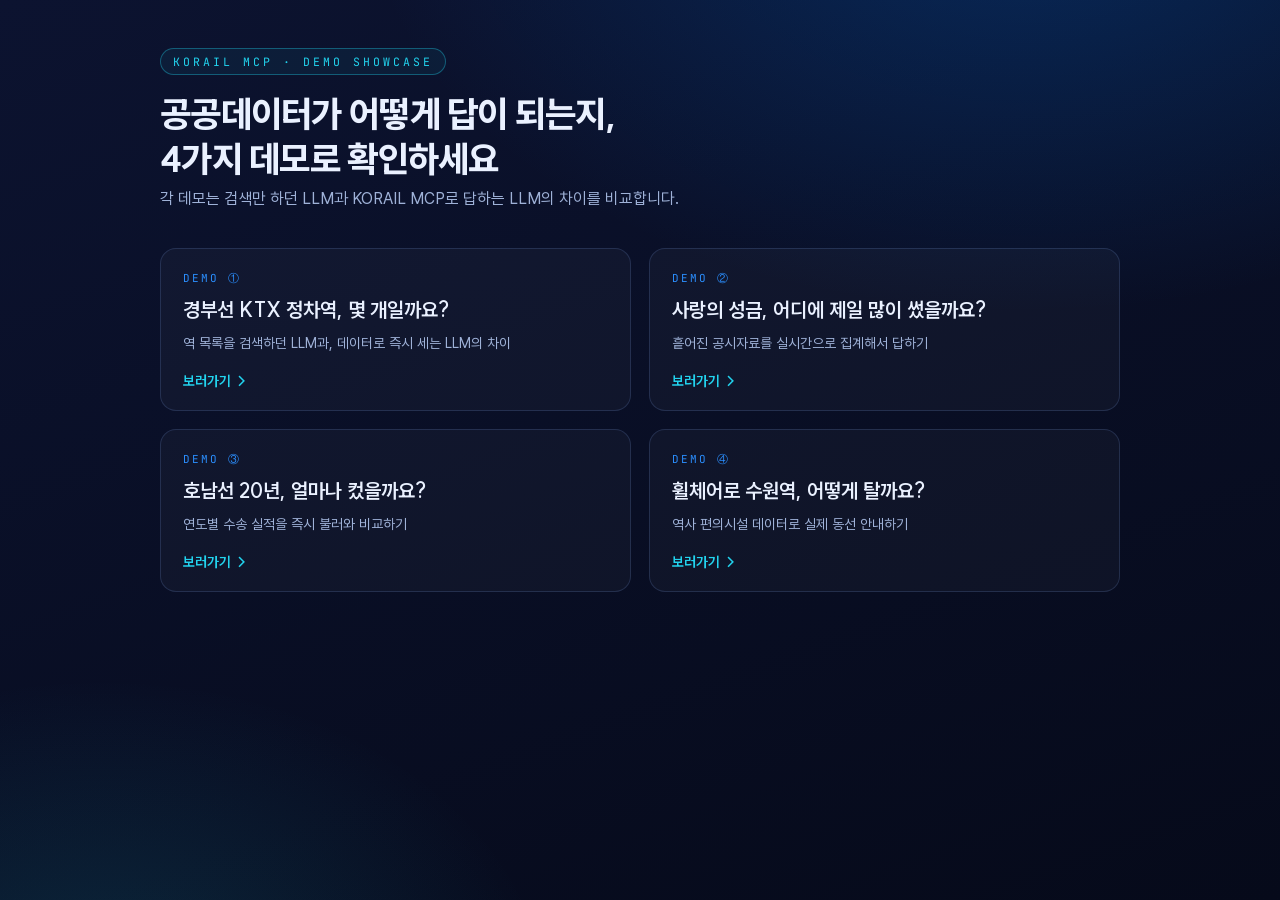
<file: presentation/SHOW/index.html>
<!DOCTYPE html>
<html lang="ko">
<head>
<meta charset="UTF-8" />
<meta name="viewport" content="width=device-width, initial-scale=1.0" />
<title>KORAIL MCP · 데모 쇼케이스</title>
<link rel="stylesheet" href="../fonts/fonts.css" />
<style>
  @font-face{
    font-family:'SUIT Variable'; font-weight:100 900; font-display:swap;
    src:url('../fonts/SUIT-Variable.woff2') format('woff2-variations');
  }
  :root{
    --korail:#0064cb; --korail-b:#2b8fff; --cyan:#22d3ee;
    --bg0:#060a1a; --bg1:#0c1330; --ink:#eaf1ff; --dim:#9fb2d8;
    --line:rgba(120,160,230,.18);
    --head:'SUIT Variable','Pretendard',sans-serif;
    --body:'Pretendard',sans-serif;
  }
  *{box-sizing:border-box;}
  html,body{margin:0;background:#04060f;}
  body{
    min-height:100vh;
    font-family:var(--body);color:var(--ink);word-break:keep-all;overflow-wrap:break-word;
    background:
      radial-gradient(1100px 700px at 80% -12%,rgba(0,100,203,.30),transparent 60%),
      radial-gradient(820px 600px at 8% 112%,rgba(34,211,238,.14),transparent 55%),
      linear-gradient(160deg,var(--bg1),var(--bg0));
    padding:48px 20px 80px;
  }
  .wrap{max-width:960px;margin:0 auto;}
  .kicker{display:inline-flex;align-items:center;gap:8px;font-family:'JetBrains Mono',monospace;font-size:11.5px;letter-spacing:.26em;
    text-transform:uppercase;color:var(--cyan);padding:5px 12px;border:1px solid rgba(34,211,238,.35);
    border-radius:999px;background:rgba(34,211,238,.06);}
  h1{font-family:var(--head);font-size:clamp(24px,4vw,36px);font-weight:800;letter-spacing:-.02em;margin:16px 0 8px;}
  p.lead{color:var(--dim);font-size:16px;margin:0 0 40px;}

  .grid{display:grid;grid-template-columns:1fr 1fr;gap:18px;}
  @media(max-width:720px){.grid{grid-template-columns:1fr;}}

  .card{
    position:relative;border:1px solid var(--line);border-radius:16px;padding:22px 22px 20px;
    background:rgba(255,255,255,.03);display:flex;flex-direction:column;gap:10px;
    text-decoration:none;color:inherit;transition:border-color .15s,background .15s;
  }
  .card:hover,.card:active{border-color:rgba(43,143,255,.55);background:rgba(43,143,255,.07);}
  .card .badge{font-family:'JetBrains Mono',monospace;font-size:11px;letter-spacing:.18em;color:var(--korail-b);}
  .card h2{font-family:var(--head);font-size:20px;font-weight:700;margin:0;line-height:1.35;}
  .card .desc{color:var(--dim);font-size:14px;line-height:1.5;margin:0;}
  .card .go{margin-top:8px;font-family:var(--head);font-weight:700;font-size:14px;color:var(--cyan);}
</style>
</head>
<body>
<div class="wrap">
  <span class="kicker">KORAIL MCP · DEMO SHOWCASE</span>
  <h1>공공데이터가 어떻게 답이 되는지,<br>4가지 데모로 확인하세요</h1>
  <p class="lead">각 데모는 검색만 하던 LLM과 KORAIL MCP로 답하는 LLM의 차이를 비교합니다.</p>

  <div class="grid">
    <a class="card" href="demo.html?n=1">
      <span class="badge">DEMO ①</span>
      <h2>경부선 KTX 정차역, 몇 개일까요?</h2>
      <p class="desc">역 목록을 검색하던 LLM과, 데이터로 즉시 세는 LLM의 차이</p>
      <span class="go">보러가기 →</span>
    </a>
    <a class="card" href="demo.html?n=2">
      <span class="badge">DEMO ②</span>
      <h2>사랑의 성금, 어디에 제일 많이 썼을까요?</h2>
      <p class="desc">흩어진 공시자료를 실시간으로 집계해서 답하기</p>
      <span class="go">보러가기 →</span>
    </a>
    <a class="card" href="demo.html?n=3">
      <span class="badge">DEMO ③</span>
      <h2>호남선 20년, 얼마나 컸을까요?</h2>
      <p class="desc">연도별 수송 실적을 즉시 불러와 비교하기</p>
      <span class="go">보러가기 →</span>
    </a>
    <a class="card" href="demo.html?n=4">
      <span class="badge">DEMO ④</span>
      <h2>휠체어로 수원역, 어떻게 탈까요?</h2>
      <p class="desc">역사 편의시설 데이터로 실제 동선 안내하기</p>
      <span class="go">보러가기 →</span>
    </a>
  </div>
</div>
</body>
</html>
</file>
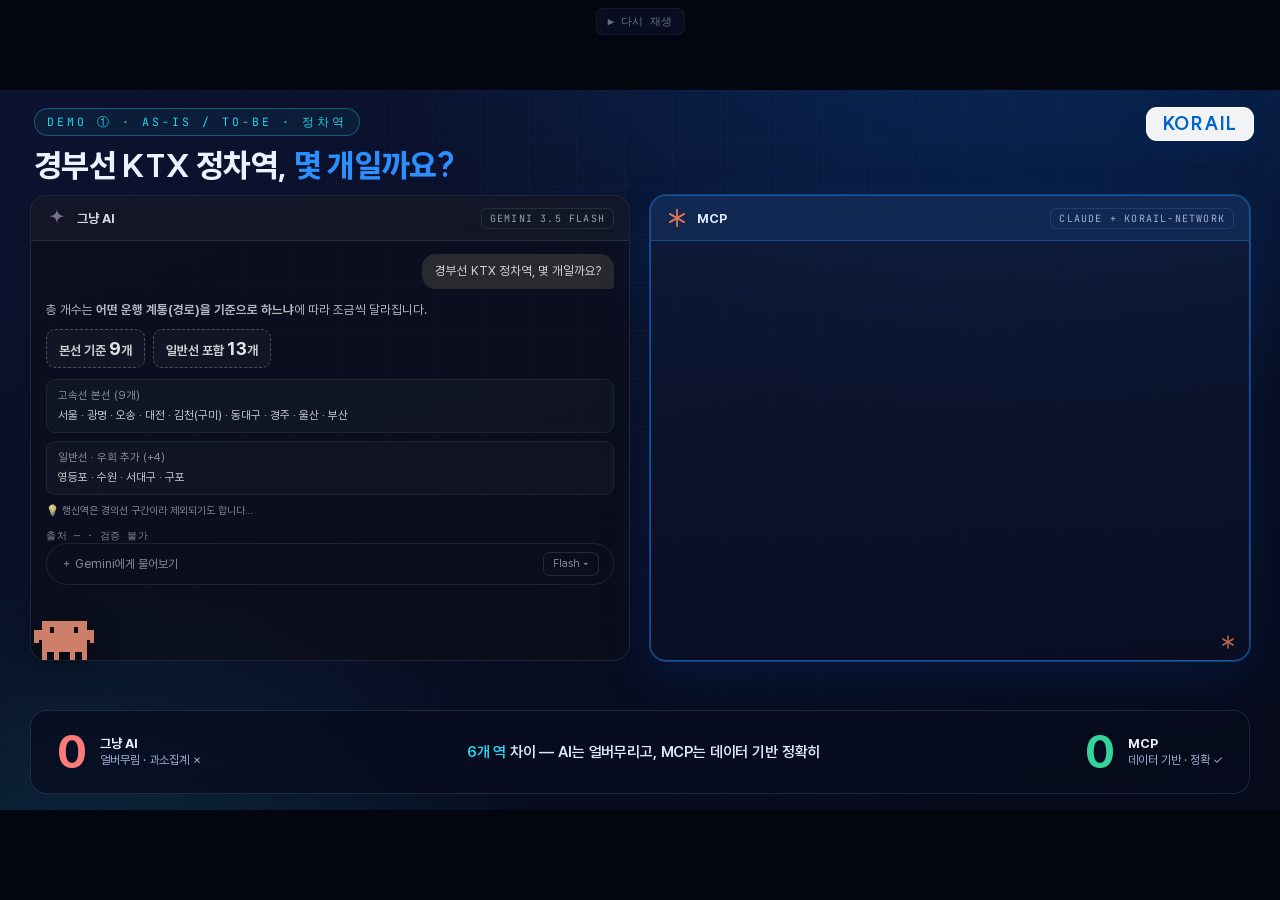
<file: presentation/slide-09-stations.html>
<!DOCTYPE html>
<html lang="ko">
<head>
<meta charset="UTF-8" />
<meta name="viewport" content="width=device-width, initial-scale=1.0" />
<title>데모① 정차역 · As-Is/To-Be · KORAIL MCP</title>

<!-- 폰트: SUIT(헤드) / Pretendard(본문) / Space Grotesk(숫자) / JetBrains Mono(코드) -->
<link rel="stylesheet" href="fonts/fonts.css" />
<style>
  /* SUIT (헤드라인) — 죽으면 Pretendard로 자동 폴백 */
  @font-face{
    font-family:'SUIT Variable'; font-weight:100 900; font-display:swap;
    src:url('fonts/SUIT-Variable.woff2') format('woff2-variations');
  }
  :root{
    --korail:#0064cb; --korail-b:#2b8fff; --cyan:#22d3ee;
    --bg0:#060a1a; --bg1:#0c1330; --ink:#eaf1ff; --dim:#9fb2d8;
    --line:rgba(120,160,230,.18);
    --gem:#9b72cb; --bad:#ff7a7a; --good:#34d399;
    --head:'SUIT Variable','Pretendard',sans-serif;
    --body:'Pretendard',sans-serif;
    --num:'Space Grotesk','Pretendard',sans-serif;
    --mono:'JetBrains Mono',monospace;
  }
  *{box-sizing:border-box;}
  html,body{margin:0;height:100%;background:#04060f;overflow:hidden;}
  body{font-family:var(--body);color:var(--ink);display:flex;align-items:center;justify-content:center;
    word-break:keep-all;overflow-wrap:break-word;}

  /* 16:9 무대 — 창에 맞춰 스케일 */
  #deck{
    position:relative;width:1280px;height:720px;flex:none;transform-origin:center center;
    background:
      radial-gradient(1100px 700px at 80% -12%,rgba(0,100,203,.30),transparent 60%),
      radial-gradient(820px 600px at 8% 112%,rgba(34,211,238,.14),transparent 55%),
      linear-gradient(160deg,var(--bg1),var(--bg0));
    overflow:hidden;
  }
  #deck::after{content:"";position:absolute;inset:0;z-index:0;opacity:.28;pointer-events:none;
    background-image:linear-gradient(var(--line) 1px,transparent 1px),linear-gradient(90deg,var(--line) 1px,transparent 1px);
    background-size:48px 48px;mask-image:radial-gradient(circle at 50% 32%,#000,transparent 88%);}
  #deck > .head,#deck > .stage{position:relative;z-index:1;}

  /* KORAIL CI (우측 상단, 블루 배경에 안 묻히게 흰 칩) */
  .ci{position:absolute;z-index:50;top:17px;right:26px;display:flex;align-items:center;
    background:rgba(255,255,255,.95);border:1px solid rgba(255,255,255,.7);border-radius:11px;
    padding:7px 16px;box-shadow:0 6px 20px rgba(0,40,110,.35);}
  .ci .wm{font-family:var(--head);font-weight:800;font-size:18px;letter-spacing:.05em;line-height:1;color:#0064cb;}

  /* 헤더 */
  .head{padding:18px 34px 2px;}
  .kicker{display:inline-flex;align-items:center;gap:8px;font-family:var(--mono);font-size:11.5px;letter-spacing:.26em;
    text-transform:uppercase;color:var(--cyan);padding:5px 12px;border:1px solid rgba(34,211,238,.35);
    border-radius:999px;background:rgba(34,211,238,.06);}
  h1{font-family:var(--head);font-size:32px;font-weight:800;letter-spacing:-.02em;margin:9px 0 0;}
  h1 .q{color:var(--korail-b);}

  /* 본문 2패널 */
  .stage{display:flex;gap:20px;padding:8px 30px 0;height:474px;align-items:stretch;}
  .panel{flex:1 1 0;min-width:0;border-radius:16px;border:1px solid var(--line);
    background:rgba(10,16,38,.6);display:flex;flex-direction:column;overflow:hidden;position:relative;}
  .ptag{display:flex;align-items:center;gap:9px;padding:11px 15px;border-bottom:1px solid var(--line);font-size:13px;}
  .ptag .icon{width:22px;height:22px;flex:none;}
  .ptag .who{font-weight:700;}
  .ptag .sub{font-family:var(--mono);font-size:10px;letter-spacing:.12em;text-transform:uppercase;color:var(--dim);
    margin-left:auto;padding:3px 8px;border-radius:6px;border:1px solid var(--line);}

  /* 좌: Gemini (회색·흐림) */
  .asis{filter:grayscale(.55) brightness(.9);}
  .asis .ptag{background:rgba(120,130,150,.08);}
  .asis .body{padding:13px 15px;overflow:hidden;font-size:12.5px;line-height:1.5;color:#c7cede;}
  .ububble{align-self:flex-end;max-width:80%;background:#2a2f3e;color:#e8ecf5;padding:8px 13px;border-radius:14px 14px 4px 14px;
    font-size:12.5px;margin:0 0 12px auto;width:fit-content;}
  .ans p{margin:0 0 9px;}
  .hedge{display:flex;gap:8px;margin:4px 0 11px;}
  .hedge .b{font-family:var(--num);font-weight:700;font-size:13px;padding:5px 12px;border-radius:9px;
    border:1px dashed rgba(255,255,255,.28);background:rgba(255,255,255,.04);color:#dfe4ef;}
  .hedge .b b{font-size:18px;color:#fff;}
  .grp{background:rgba(255,255,255,.035);border:1px solid rgba(255,255,255,.07);border-radius:9px;padding:8px 11px;margin-bottom:8px;}
  .grp .lab{font-size:11px;color:#9aa3b6;margin-bottom:3px;}
  .grp .names{font-size:11.5px;color:#dde2ee;line-height:1.45;}
  .asis .note{font-size:10.5px;color:#9098a8;margin-top:2px;}
  .asis .miss-meta{margin-top:9px;font-family:var(--mono);font-size:10px;letter-spacing:.05em;color:#8b93a4;}
  .gem-input{margin-top:auto;display:flex;align-items:center;gap:8px;border:1px solid rgba(255,255,255,.12);
    border-radius:999px;padding:8px 14px;font-size:12px;color:#aeb6c6;}
  .gem-input .flash{margin-left:auto;font-size:11px;border:1px solid rgba(255,255,255,.16);border-radius:7px;padding:3px 9px;}

  /* 우: MCP (코레일블루·선명) */
  .tobe{box-shadow:0 0 0 1px rgba(43,143,255,.35),0 18px 50px rgba(0,80,180,.18);
    border-color:rgba(43,143,255,.5);background:linear-gradient(180deg,rgba(16,28,60,.66),rgba(10,16,38,.66));}
  .tobe .ptag{background:rgba(43,143,255,.12);border-bottom-color:rgba(43,143,255,.35);}
  .tobe .who{color:#dbe9ff;}
  .tobe .body{position:relative;flex:1;overflow:hidden;}

  /* 작동 연출(터미널) */
  #mcpWork{position:absolute;inset:0;padding:16px 17px;font-family:var(--mono);font-size:12.5px;line-height:1.85;color:#bcd2f5;}
  #mcpWork .l{opacity:0;}
  #mcpWork .ok{color:var(--cyan);}
  #mcpWork .dim{color:#7f93bb;}
  #mcpWork .cur{color:var(--korail-b);}

  /* 결과(표) */
  #mcpResult{position:absolute;inset:0;padding:11px 14px 12px;display:flex;flex-direction:column;opacity:0;}
  .rbadge{display:flex;align-items:center;gap:9px;margin-bottom:7px;}
  .rbadge .big{font-family:var(--num);font-weight:700;font-size:21px;color:#fff;}
  .rbadge .big b{color:var(--cyan);}
  .rbadge .date{margin-left:auto;font-family:var(--mono);font-size:10.5px;color:#bcd0f0;
    border:1px solid rgba(43,143,255,.4);background:rgba(43,143,255,.12);border-radius:7px;padding:3px 9px;}
  .rsub{font-size:11.5px;color:var(--dim);margin-bottom:6px;}
  .tbl{flex:1;border:1px solid var(--line);border-radius:10px;overflow:hidden;display:flex;flex-direction:column;}
  .tbl .th,.tbl .tr{display:grid;grid-template-columns:38px 1fr 96px;align-items:center;}
  .tbl .th{font-family:var(--mono);font-size:9.5px;letter-spacing:.1em;text-transform:uppercase;color:var(--dim);
    padding:6px 12px;border-bottom:1px solid var(--line);background:rgba(43,143,255,.07);}
  .tbl .rows{flex:1;overflow:hidden;}
  .tbl .tr{padding:0 12px;height:16.2px;font-size:10.5px;border-bottom:1px solid rgba(120,160,230,.07);}
  .tbl .tr .no{font-family:var(--num);color:#8fa6cf;font-size:10.5px;}
  .tbl .tr .nm{font-weight:600;color:#eaf1ff;white-space:nowrap;overflow:hidden;text-overflow:ellipsis;}
  .tbl .tr .lo{font-size:10px;color:#9fb2d8;text-align:right;}
  .tbl .tr.miss{position:relative;}
  .tbl .tr.lit{background:linear-gradient(90deg,rgba(34,211,238,.18),rgba(43,143,255,.10));}
  .tbl .tr.lit .nm{color:#fff;}
  .tbl .tr.lit::before{content:"";position:absolute;left:0;top:0;bottom:0;width:3px;background:var(--cyan);}
  .rnote{font-size:9.5px;color:#8597b8;margin-top:6px;line-height:1.4;}
  .claude-mark{position:absolute;right:12px;bottom:9px;width:18px;height:18px;opacity:.85;}

  /* 푸터 대비 바 */
  .foot{position:absolute;z-index:2;left:30px;right:30px;bottom:16px;height:84px;display:flex;align-items:center;gap:18px;
    border-radius:16px;border:1px solid var(--line);background:rgba(8,12,30,.72);padding:0 26px;}
  .score{display:flex;align-items:center;gap:13px;}
  .score .v{font-family:var(--num);font-weight:700;font-size:46px;line-height:1;}
  .score .x{color:var(--bad);} .score .o{color:var(--good);}
  .score .cap{font-size:12px;color:var(--dim);line-height:1.25;}
  .score .cap b{display:block;font-size:13px;color:var(--ink);}
  .vs{font-family:var(--num);font-weight:700;color:var(--dim);font-size:16px;opacity:.6;}
  .foot .msg{margin:0 6px;flex:1;text-align:center;font-size:15px;font-weight:600;color:#dbe6ff;letter-spacing:-.01em;}
  .foot .msg span{color:var(--cyan);}

  /* 날아가는 누락 칩 */
  .chip{position:absolute;z-index:30;font-size:11px;font-weight:700;color:#06121f;padding:4px 10px;border-radius:999px;
    background:linear-gradient(100deg,var(--cyan),var(--korail-b));box-shadow:0 6px 18px rgba(34,211,238,.4);
    white-space:nowrap;opacity:0;pointer-events:none;}

  /* Clawd */
  #clawdWrap{position:absolute;z-index:40;left:26px;bottom:150px;width:72px;height:48px;display:flex;align-items:flex-end;justify-content:center;}
  #clawd{display:block;image-rendering:pixelated;filter:drop-shadow(0 6px 12px rgba(0,0,0,.5));}
  #bubble{position:absolute;z-index:41;left:104px;bottom:150px;max-width:262px;opacity:0;word-break:keep-all;
    background:#fff;color:#0a1430;font-size:13px;font-weight:600;line-height:1.5;padding:11px 14px;border-radius:14px;
    box-shadow:0 12px 30px rgba(0,0,0,.4);}
  #bubble::after{content:"";position:absolute;left:-9px;top:50%;transform:translateY(-50%);
    border:9px solid transparent;border-right-color:#fff;border-left:0;}

  /* 재생 컨트롤 */
  #replay{position:fixed;left:50%;transform:translateX(-50%);top:8px;z-index:99;font-family:var(--mono);font-size:11px;color:var(--dim);
    background:rgba(20,32,68,.55);border:1px solid var(--line);border-radius:8px;padding:5px 11px;cursor:pointer;opacity:.6;}
  #replay:hover{border-color:var(--korail-b);background:rgba(43,143,255,.18);}
</style>
</head>
<body>
<button id="replay">▶ 다시 재생</button>

<div id="deck">
  <!-- KORAIL CI (워드마크 — 로고 자산 대체, 사내 발표용) -->
  <div class="ci"><span class="wm">KORAIL</span></div>
  <div class="head">
    <span class="kicker">DEMO ① · AS-IS / TO-BE · 정차역</span>
    <h1>경부선 KTX 정차역, <span class="q">몇 개일까요?</span></h1>
  </div>

  <div class="stage">
    <!-- 좌: As-Is (Gemini) -->
    <div class="panel asis" id="asis">
      <div class="ptag">
        <svg class="icon" viewBox="0 0 24 24"><defs><linearGradient id="gemg" x1="0" y1="0" x2="1" y2="1">
          <stop offset="0" stop-color="#4285f4"/><stop offset=".5" stop-color="#9b72cb"/><stop offset="1" stop-color="#d96570"/></linearGradient></defs>
          <path d="M12 2c.55 5.4 2.6 7.45 8 8-5.4 .55-7.45 2.6-8 8-.55-5.4-2.6-7.45-8-8 5.4-.55 7.45-2.6 8-8z" fill="url(#gemg)"/></svg>
        <span class="who">그냥 AI</span>
        <span class="sub">Gemini 3.5 Flash</span>
      </div>
      <div class="body">
        <div class="ububble">경부선 KTX 정차역, 몇 개일까요?</div>
        <div class="ans">
          <p>총 개수는 <b>어떤 운행 계통(경로)을 기준으로 하느냐</b>에 따라 조금씩 달라집니다.</p>
          <div class="hedge">
            <div class="b">본선 기준 <b>9</b>개</div>
            <div class="b">일반선 포함 <b>13</b>개</div>
          </div>
          <div class="grp"><div class="lab">고속선 본선 (9개)</div>
            <div class="names">서울 · 광명 · 오송 · 대전 · 김천(구미) · 동대구 · 경주 · 울산 · 부산</div></div>
          <div class="grp"><div class="lab">일반선 · 우회 추가 (+4)</div>
            <div class="names">영등포 · 수원 · 서대구 · 구포</div></div>
          <p class="note">💡 행신역은 경의선 구간이라 제외되기도 합니다…</p>
          <div class="miss-meta">출처 — · 검증 불가</div>
        </div>
        <div class="gem-input">＋ Gemini에게 물어보기 <span class="flash">Flash ▾</span></div>
      </div>
    </div>

    <!-- 우: To-Be (MCP) -->
    <div class="panel tobe" id="tobe">
      <div class="ptag">
        <svg class="icon" viewBox="0 0 24 24"><g fill="#D97757">
          <rect x="11" y="2" width="2" height="20" rx="1" transform="rotate(0 12 12)"/>
          <rect x="11" y="2" width="2" height="20" rx="1" transform="rotate(60 12 12)"/>
          <rect x="11" y="2" width="2" height="20" rx="1" transform="rotate(120 12 12)"/></g></svg>
        <span class="who">MCP</span>
        <span class="sub">Claude + korail-network</span>
      </div>
      <div class="body">
        <!-- 작동 연출 -->
        <div id="mcpWork">
          <div class="l"><span class="dim">$</span> <span class="cur">korail-network</span> 도구 로딩…</div>
          <div class="l"><span class="cur">›</span> get_ktx_stations(<span class="dim">line=</span>"경부선")</div>
          <div class="l"><span class="ok">‹ 200 OK</span> · <b>19건</b> 수신</div>
          <div class="l"><span class="cur">›</span> 소재지 매핑 · 순서 정렬 중…</div>
          <div class="l ok">✓ 완료 · 19개역 정렬</div>
        </div>
        <!-- 결과 -->
        <div id="mcpResult">
          <div class="rbadge">
            <span class="big">총 <b>19</b>개역</span>
            <span class="date">공공데이터 기반</span>
          </div>
          <div class="rsub">경부선 KTX 정차역 — 행신 → 부산</div>
          <div class="tbl">
            <div class="th"><span>순번</span><span>역명</span><span style="text-align:right">소재지</span></div>
            <div class="rows" id="rows"></div>
          </div>
          <div class="rnote">※ 모든 KTX가 전 역 정차하는 것은 아님 — 행신·영등포·수원·포항·경산·물금·구포 등은 일부 열차만 정차. 출처: 한국철도공사 공공데이터포털.</div>
        </div>
        <svg class="claude-mark" viewBox="0 0 24 24"><g fill="#D97757">
          <rect x="11" y="3" width="2" height="18" rx="1"/><rect x="11" y="3" width="2" height="18" rx="1" transform="rotate(60 12 12)"/>
          <rect x="11" y="3" width="2" height="18" rx="1" transform="rotate(120 12 12)"/></g></svg>
      </div>
    </div>
  </div>

  <!-- 푸터 대비 -->
  <div class="foot">
    <div class="score">
      <span class="v x" id="scGem">0</span>
      <div class="cap"><b>그냥 AI</b>얼버무림 · 과소집계 ✗</div>
    </div>
    <div class="msg" id="footMsg"><span>6개 역</span> 차이 — AI는 얼버무리고, MCP는 데이터 기반 정확히</div>
    <div class="score">
      <span class="v o" id="scMcp">0</span>
      <div class="cap"><b>MCP</b>데이터 기반 · 정확 ✓</div>
    </div>
  </div>

  <!-- Clawd -->
  <div id="bubble">6개 역이나 빠졌네요! MCP는 <b>하나도</b> 안 놓쳤어요 ✨</div>
  <div id="clawdWrap"><svg id="clawd"></svg></div>
</div>

<script src="clawd-sprites.js"></script>
<script src="lib/gsap.min.js"></script>
<script>
/* ---------- 데이터 ---------- */
const STATIONS = [
  {n:1,name:'행신',loc:'경기 고양',miss:true},
  {n:2,name:'서울',loc:'서울 용산'},
  {n:3,name:'영등포',loc:'서울 영등포'},
  {n:4,name:'광명',loc:'경기 광명'},
  {n:5,name:'수원',loc:'경기 수원'},
  {n:6,name:'천안아산',loc:'충남 아산',miss:true},
  {n:7,name:'오송',loc:'충북 청주'},
  {n:8,name:'대전',loc:'대전 동구'},
  {n:9,name:'김천구미',loc:'경북 김천'},
  {n:10,name:'서대구',loc:'대구 서구'},
  {n:11,name:'동대구',loc:'대구 동구'},
  {n:12,name:'포항',loc:'경북 포항',miss:true},
  {n:13,name:'경주',loc:'경북 경주'},
  {n:14,name:'울산(통도사)',loc:'울산 울주'},
  {n:15,name:'경산',loc:'경북 경산',miss:true},
  {n:16,name:'밀양',loc:'경남 밀양',miss:true},
  {n:17,name:'물금',loc:'경남 양산',miss:true},
  {n:18,name:'구포',loc:'부산 북구'},
  {n:19,name:'부산',loc:'부산 동구'},
];

/* ---------- 표 렌더 ---------- */
const rowsEl = document.getElementById('rows');
STATIONS.forEach(s=>{
  const tr=document.createElement('div');
  tr.className='tr'+(s.miss?' miss':'');
  if(s.miss) tr.dataset.miss=s.name;
  tr.innerHTML=`<span class="no">${s.n}</span><span class="nm">${s.name}</span><span class="lo">${s.loc}</span>`;
  rowsEl.appendChild(tr);
});

/* ---------- 무대 스케일 ---------- */
const deck=document.getElementById('deck');
let scale=1;
function fit(){
  scale=Math.min(window.innerWidth/1280, window.innerHeight/720);
  deck.style.transform=`scale(${scale})`;
}
window.addEventListener('resize',fit); fit();

/* ---------- Clawd 렌더 (clawd-real.html 방식) ---------- */
// ── 픽셀 Clawd (claudepix 스프라이트, window.CLAWD · 기본형=idle_breathe) ──
const svg=document.getElementById('clawd');
let cur='idle_breathe',frameIdx=0,timer=null,PX=4;
const SY=0.75; // 세로 압축비 — 몸통을 가로넓게(짜리몽땅). 1=원본, 작을수록 납작
const CROP={x:2,y:3,w:16,h:14}; // 캐릭터 영역만(빈 여백 제거), 외곽선·곡선 없음
function renderGrid(grid,pal){
  const vbH=CROP.h*PX*SY;
  svg.setAttribute('viewBox',`${CROP.x*PX} ${(CROP.y*PX*SY).toFixed(2)} ${CROP.w*PX} ${vbH.toFixed(2)}`);
  svg.setAttribute('width',CROP.w*PX); svg.setAttribute('height',vbH.toFixed(2));
  svg.setAttribute('shape-rendering','crispEdges');
  const h=grid.length,w=grid[0].length, o=0.7; let s=''; // o: 픽셀 사이 줄(seam) 제거용 겹침
  for(let y=0;y<h;y++)for(let x=0;x<w;x++){const v=grid[y][x];
    if(v>0&&pal[v]&&pal[v]!=='transparent')
      s+=`<rect x="${x*PX}" y="${(y*PX*SY).toFixed(2)}" width="${PX+o}" height="${(PX*SY+o).toFixed(2)}" fill="${pal[v]}"/>`;}
  svg.innerHTML=s;
}
function step(){const sp=window.CLAWD&&window.CLAWD[cur];if(!sp)return;
  const fr=sp.frames[frameIdx%sp.frames.length];renderGrid(fr.grid,sp.palette);frameIdx++;
  timer=setTimeout(step,fr.hold||120);}
function play(name){if(!window.CLAWD||!window.CLAWD[name])return;cur=name;frameIdx=0;clearTimeout(timer);step();}

/* ---------- 누락 칩 위치 helper ---------- */
function posInDeck(el){
  const d=deck.getBoundingClientRect(), r=el.getBoundingClientRect();
  return {x:(r.left-d.left)/scale, y:(r.top-d.top)/scale, w:r.width/scale, h:r.height/scale};
}

/* ---------- 타임라인 ---------- */
const work=document.getElementById('mcpWork');
const result=document.getElementById('mcpResult');
const bubble=document.getElementById('bubble');
let activeChips=[];

function buildTimeline(){
  // 초기화
  activeChips.forEach(c=>c.remove()); activeChips=[];
  document.querySelectorAll('.tbl .tr.lit').forEach(r=>r.classList.remove('lit'));
  play('idle_breathe');

  const tl=gsap.timeline();
  const workLines=work.querySelectorAll('.l');

  // 초기 상태
  tl.set('.head',{opacity:0,y:-14});
  tl.set('#asis',{opacity:0,x:-26});
  tl.set('#tobe',{opacity:0,x:26});
  tl.set('.foot',{opacity:0,y:20});
  tl.set('.ans, .gem-input',{opacity:0});
  tl.set('.ububble',{opacity:0,y:8});
  tl.set(workLines,{opacity:0,x:-8});
  tl.set(result,{opacity:0});
  tl.set(work,{opacity:1});
  tl.set('#scGem',{innerText:'0'}); tl.set('#scMcp',{innerText:'0'});
  tl.set(bubble,{opacity:0,y:10,scale:.9});

  // 1) 헤더 + 패널 등장
  tl.to('.head',{opacity:1,y:0,duration:.5,ease:'power2.out'})
    .to('#asis',{opacity:1,x:0,duration:.5,ease:'power2.out'},'-=.2')
    .to('#tobe',{opacity:1,x:0,duration:.5,ease:'power2.out'},'<')
    .to('.foot',{opacity:1,y:0,duration:.5,ease:'power2.out'},'<');

  // 2) 좌: 질문 → Gemini가 "즉답"으로 얼버무림
  tl.to('.ububble',{opacity:1,y:0,duration:.35},'+=.1')
    .to('.ans',{opacity:1,duration:.45,ease:'power1.out'},'+=.25')
    .to('.gem-input',{opacity:1,duration:.3},'-=.2')
    .to('.hedge .b',{scale:1.06,duration:.25,yoyo:true,repeat:1,stagger:.12,ease:'power1.inOut'},'-=.1');

  // 3) 우: MCP 작동 연출 (Clawd 생각)
  tl.add(()=>play('work_think'),'-=.1');
  tl.to(workLines,{opacity:1,x:0,duration:.32,stagger:.42,ease:'power1.out'},'+=.05');

  // 4) 작동 → 결과 전환
  tl.to(work,{opacity:0,duration:.4},'+=.35')
    .to(result,{opacity:1,duration:.45,ease:'power2.out'},'-=.1');

  // 5) 표 행 스태거 등장
  tl.from('.tbl .tr',{opacity:0,y:6,duration:.5,stagger:.028,ease:'power1.out'},'-=.15');

  // 6) 점수 카운트업 (13 vs 19)
  const gem={v:0},mcp={v:0};
  tl.to(gem,{v:13,duration:.7,ease:'power1.out',onUpdate:()=>document.getElementById('scGem').innerText=Math.round(gem.v)},'+=.1')
    .to(mcp,{v:19,duration:.9,ease:'power1.out',onUpdate:()=>document.getElementById('scMcp').innerText=Math.round(mcp.v)},'<');

  // 7) 누락 6역: 칩이 좌→우로 날아가 표 행에 꽂히고 하이라이트 (메인 타임라인·결정적)
  const missRows=[...document.querySelectorAll('.tbl .tr[data-miss]')];
  const _grps=document.querySelectorAll('#asis .grp');
  const startP=posInDeck(_grps[_grps.length-1]||document.querySelector('#asis .ans'));
  tl.addLabel('hi','+=.25');
  missRows.forEach((row,i)=>{
    const chip=document.createElement('div');
    chip.className='chip'; chip.textContent='+ '+row.dataset.miss;
    deck.appendChild(chip); activeChips.push(chip);
    const tp=posInDeck(row);
    gsap.set(chip,{x:startP.x+12, y:startP.y+6, opacity:0, scale:.85});
    const base=i*0.22;
    tl.to(chip,{opacity:1,scale:1,duration:.2,ease:'back.out(2)'}, `hi+=${base}`);
    tl.to(chip,{x:tp.x+tp.w-84, y:tp.y-1, duration:.5, ease:'power2.inOut'}, `hi+=${base+0.14}`);
    tl.add(()=>row.classList.add('lit'), `hi+=${base+0.62}`);
    tl.fromTo(row,{boxShadow:'inset 0 0 0 40px rgba(34,211,238,.55)'},
      {boxShadow:'inset 0 0 0 40px rgba(34,211,238,0)',duration:.8,clearProps:'boxShadow'}, `hi+=${base+0.62}`);
    tl.to(chip,{opacity:0,scale:.6,duration:.25}, `hi+=${base+0.72}`);
  });

  // 8) Clawd 놀람 + 말풍선
  tl.add(()=>play('expression_surprise'),'+=.45');
  tl.fromTo('#clawdWrap',{y:0},{y:-16,duration:.3,yoyo:true,repeat:1,ease:'power2.out'},'<');
  tl.to(bubble,{opacity:1,y:0,scale:1,duration:.45,ease:'back.out(1.7)'},'-=.2');
  tl.add(()=>play('idle_look_around'),'+=1.2');

  return tl;
}

/* 정적 최종상태 (검증/캡처용) — #still 해시로 진입 */
function composeFinal(){
  gsap.set('#mcpWork',{opacity:0});
  gsap.set('#mcpResult',{opacity:1});
  gsap.set('.tbl .tr',{opacity:1,y:0});
  gsap.set('.ans,.gem-input,.ububble,.head,#asis,#tobe,.foot',{opacity:1,x:0,y:0});
  document.getElementById('scGem').innerText='13';
  document.getElementById('scMcp').innerText='19';
  document.querySelectorAll('.tbl .tr[data-miss]').forEach(r=>r.classList.add('lit'));
  gsap.set('#bubble',{opacity:1,y:0,scale:1});
  clearTimeout(timer); const sp=window.CLAWD&&window.CLAWD['expression_surprise']; if(sp) renderGrid(sp.frames[0].grid,sp.palette);
}

let tl=null;
function startAuto(){ if(tl)tl.kill(); clearTimeout(timer); frameIdx=0; if(window.CLAWD) play('idle_breathe'); tl=buildTimeline(); window.tl=tl; }
document.getElementById('replay').addEventListener('click',()=>{ location.hash=''; startAuto(); });

if(location.hash==='#still'){ composeFinal(); }
else if(window.self===window.top){ startAuto(); }
</script>
</body>
</html>
</file>
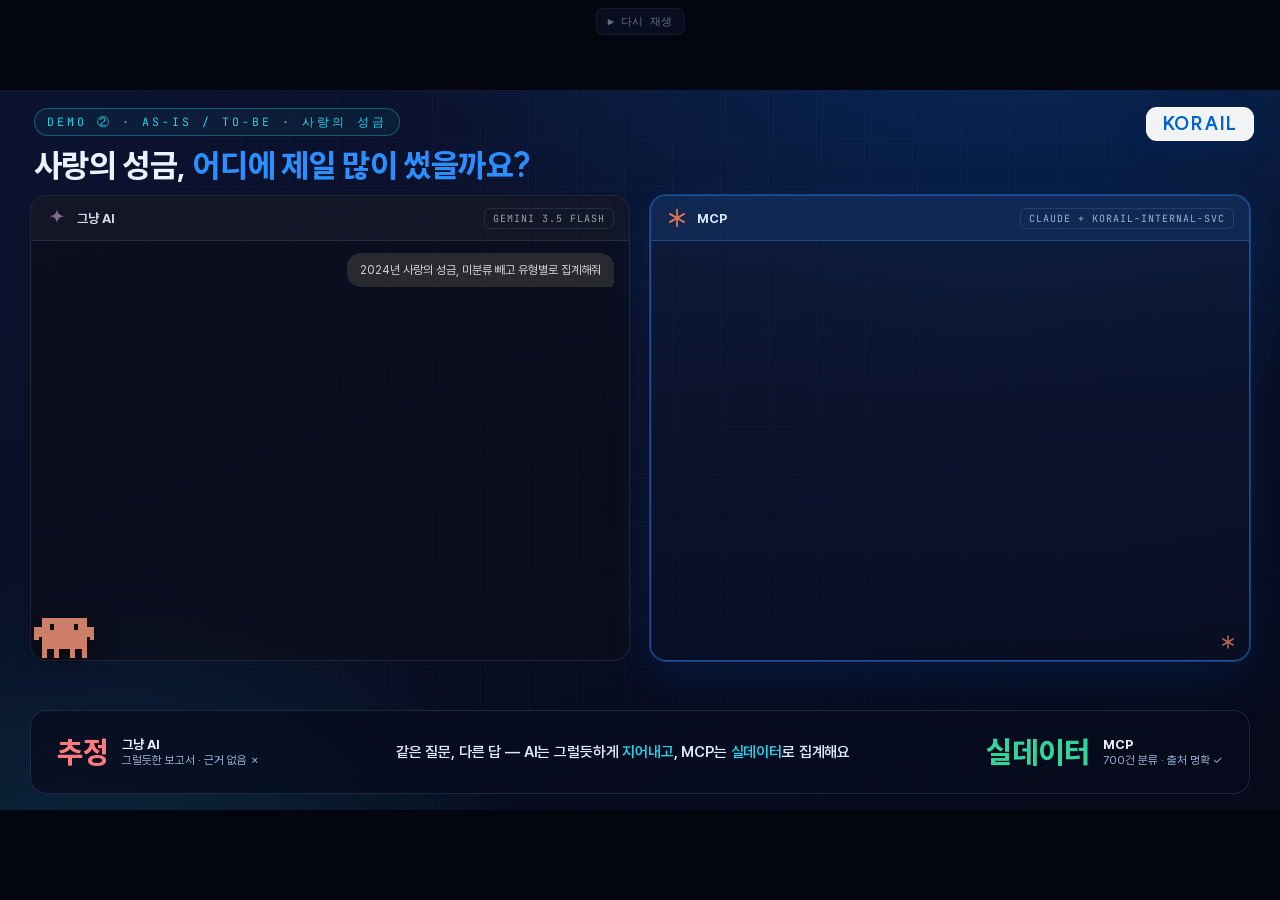
<file: presentation/slide-10-donation.html>
<!DOCTYPE html>
<html lang="ko">
<head>
<meta charset="UTF-8" />
<meta name="viewport" content="width=device-width, initial-scale=1.0" />
<title>데모② 사랑의 성금 · As-Is/To-Be · KORAIL MCP</title>
<link rel="stylesheet" href="fonts/fonts.css" />
<style>
  @font-face{font-family:'SUIT Variable';font-weight:100 900;font-display:swap;
    src:url('fonts/SUIT-Variable.woff2') format('woff2-variations');}
  :root{
    --korail:#0064cb; --korail-b:#2b8fff; --cyan:#22d3ee;
    --bg0:#060a1a; --bg1:#0c1330; --ink:#eaf1ff; --dim:#9fb2d8;
    --line:rgba(120,160,230,.18); --bad:#ff7a7a; --good:#34d399;
    --head:'SUIT Variable','Pretendard',sans-serif; --body:'Pretendard',sans-serif;
    --num:'Space Grotesk','Pretendard',sans-serif; --mono:'JetBrains Mono',monospace;
  }
  *{box-sizing:border-box;}
  html,body{margin:0;height:100%;background:#04060f;overflow:hidden;}
  body{font-family:var(--body);color:var(--ink);display:flex;align-items:center;justify-content:center;
    word-break:keep-all;overflow-wrap:break-word;}

  #deck{position:relative;width:1280px;height:720px;flex:none;transform-origin:center center;
    background:
      radial-gradient(1100px 700px at 80% -12%,rgba(0,100,203,.30),transparent 60%),
      radial-gradient(820px 600px at 8% 112%,rgba(34,211,238,.14),transparent 55%),
      linear-gradient(160deg,var(--bg1),var(--bg0));
    overflow:hidden;}
  #deck::after{content:"";position:absolute;inset:0;z-index:0;opacity:.28;pointer-events:none;
    background-image:linear-gradient(var(--line) 1px,transparent 1px),linear-gradient(90deg,var(--line) 1px,transparent 1px);
    background-size:48px 48px;mask-image:radial-gradient(circle at 50% 32%,#000,transparent 88%);}
  #deck > .head,#deck > .stage{position:relative;z-index:1;}

  .ci{position:absolute;z-index:50;top:17px;right:26px;display:flex;align-items:center;
    background:rgba(255,255,255,.95);border:1px solid rgba(255,255,255,.7);border-radius:11px;
    padding:7px 16px;box-shadow:0 6px 20px rgba(0,40,110,.35);}
  .ci .wm{font-family:var(--head);font-weight:800;font-size:18px;letter-spacing:.05em;line-height:1;color:#0064cb;}

  .head{padding:18px 34px 2px;}
  .kicker{display:inline-flex;align-items:center;gap:8px;font-family:var(--mono);font-size:11.5px;letter-spacing:.26em;
    text-transform:uppercase;color:var(--cyan);padding:5px 12px;border:1px solid rgba(34,211,238,.35);
    border-radius:999px;background:rgba(34,211,238,.06);}
  h1{font-family:var(--head);font-size:32px;font-weight:800;letter-spacing:-.02em;margin:9px 0 0;}
  h1 .q{color:var(--korail-b);}

  .stage{display:flex;gap:20px;padding:8px 30px 0;height:474px;align-items:stretch;}
  .panel{flex:1 1 0;min-width:0;border-radius:16px;border:1px solid var(--line);
    background:rgba(10,16,38,.6);display:flex;flex-direction:column;overflow:hidden;position:relative;}
  .ptag{display:flex;align-items:center;gap:9px;padding:11px 15px;border-bottom:1px solid var(--line);font-size:13px;}
  .ptag .icon{width:22px;height:22px;flex:none;}
  .ptag .who{font-weight:700;}
  .ptag .sub{font-family:var(--mono);font-size:10px;letter-spacing:.1em;text-transform:uppercase;color:var(--dim);
    margin-left:auto;padding:3px 8px;border-radius:6px;border:1px solid var(--line);}

  /* 좌: Gemini (회색·흐림) */
  .asis{filter:grayscale(.55) brightness(.9);}
  .asis .ptag{background:rgba(120,130,150,.08);}
  .asis .body{padding:12px 15px;overflow:hidden;font-size:12.5px;line-height:1.5;color:#c7cede;display:flex;flex-direction:column;}
  .ububble{align-self:flex-end;max-width:86%;background:#2a2f3e;color:#e8ecf5;padding:8px 13px;border-radius:14px 14px 4px 14px;
    font-size:12px;margin:0 0 10px auto;width:fit-content;}
  .onepaper{font-size:11px;color:#aab2c4;margin:0 0 8px;}
  .gsum{display:flex;gap:8px;margin-bottom:9px;}
  .gsum .c{font-family:var(--num);font-weight:700;font-size:12px;padding:5px 11px;border-radius:8px;
    border:1px dashed rgba(255,255,255,.26);background:rgba(255,255,255,.04);color:#e3e8f2;}
  .gsum .c b{font-size:15px;color:#fff;}
  .gtbl{border:1px solid rgba(255,255,255,.09);border-radius:9px;overflow:hidden;}
  .gtbl .gh,.gtbl .gr{display:grid;grid-template-columns:18px 1fr 42px 96px 44px;align-items:center;gap:4px;padding:5px 10px;font-size:10.5px;}
  .gtbl .gh{background:rgba(255,255,255,.05);color:#9aa3b6;font-size:9.5px;}
  .gtbl .gr{border-top:1px solid rgba(255,255,255,.06);}
  .gtbl .gr .gnm{font-weight:600;color:#e6eaf2;white-space:nowrap;overflow:hidden;text-overflow:ellipsis;}
  .gtbl .gr .ga{font-family:var(--num);text-align:right;color:#dfe4ef;}
  .gtbl .gr .gp{font-family:var(--num);text-align:right;color:#aab2c4;}
  .gtbl .gr.gtot{background:rgba(255,255,255,.04);font-weight:700;}
  .asis .gmeta{margin-top:auto;font-family:var(--mono);font-size:10px;letter-spacing:.04em;color:#8b93a4;padding-top:8px;}

  /* 우: MCP */
  .tobe{box-shadow:0 0 0 1px rgba(43,143,255,.35),0 18px 50px rgba(0,80,180,.18);
    border-color:rgba(43,143,255,.5);background:linear-gradient(180deg,rgba(16,28,60,.66),rgba(10,16,38,.66));}
  .tobe .ptag{background:rgba(43,143,255,.12);border-bottom-color:rgba(43,143,255,.35);}
  .tobe .who{color:#dbe9ff;}
  .tobe .body{position:relative;flex:1;overflow:hidden;}

  #mcpWork{position:absolute;inset:0;padding:16px 17px;font-family:var(--mono);font-size:12px;line-height:1.85;color:#bcd2f5;}
  #mcpWork .l{opacity:0;}
  #mcpWork .ok{color:var(--cyan);} #mcpWork .dim{color:#7f93bb;} #mcpWork .cur{color:var(--korail-b);}

  #mcpResult{position:absolute;inset:0;padding:11px 14px 12px;display:flex;flex-direction:column;opacity:0;}
  .statrow{display:flex;gap:8px;margin-bottom:9px;}
  .stat{flex:1;border:1px solid var(--line);border-radius:10px;padding:7px 10px;background:rgba(43,143,255,.06);}
  .stat .sv{font-family:var(--num);font-weight:700;font-size:18px;color:#fff;line-height:1.1;}
  .stat .sv span{font-size:10px;color:var(--dim);font-weight:500;margin-left:1px;}
  .stat .sl{font-size:10px;color:var(--dim);margin-top:1px;}
  .stat.hl{background:rgba(34,211,238,.12);border-color:rgba(34,211,238,.4);}

  .rsubt{font-size:10.5px;color:var(--dim);margin:0 2px 6px;}
  .rsubt b{color:#cfe0ff;}
  .bartable{flex:1;display:flex;flex-direction:column;gap:2px;}
  .brow{display:grid;grid-template-columns:148px 1fr 58px 44px;align-items:center;gap:8px;height:30px;}
  .brow .bt{display:flex;align-items:center;gap:6px;font-size:11px;white-space:nowrap;overflow:hidden;}
  .brow .bt i{width:9px;height:9px;border-radius:2px;flex:none;}
  .brow .bt .bnm{overflow:hidden;text-overflow:ellipsis;color:#e6edfa;}
  .brow .bt .bc{font-family:var(--num);font-size:9.5px;color:#8fa6cf;flex:none;}
  .bwrap{height:15px;border-radius:4px;background:rgba(120,160,230,.08);overflow:hidden;}
  .bbar{height:100%;width:0;border-radius:4px;}
  .brow .bamt{font-family:var(--num);font-size:11px;text-align:right;color:#eaf1ff;}
  .brow .bpct{font-family:var(--num);font-size:10.5px;text-align:right;color:#9fb2d8;}
  .brow.top .bnm{color:#fff;font-weight:700;}
  .brow.top .bamt{color:var(--cyan);font-weight:700;}
  .kobadge{margin-left:6px;font-size:8.5px;font-family:var(--mono);letter-spacing:.04em;color:#06121f;
    background:linear-gradient(100deg,var(--cyan),var(--korail-b));padding:2px 6px;border-radius:6px;opacity:0;flex:none;}
  .rnote{font-size:9.5px;color:#8597b8;margin-top:8px;line-height:1.4;}
  .claude-mark{position:absolute;right:12px;bottom:9px;width:18px;height:18px;opacity:.85;}

  .foot{position:absolute;z-index:2;left:30px;right:30px;bottom:16px;height:84px;display:flex;align-items:center;gap:18px;
    border-radius:16px;border:1px solid var(--line);background:rgba(8,12,30,.72);padding:0 26px;}
  .score{display:flex;align-items:center;gap:13px;}
  .score .v{font-family:var(--head);font-weight:800;font-size:30px;line-height:1;}
  .score .x{color:var(--bad);} .score .o{color:var(--good);}
  .score .cap{font-size:11.5px;color:var(--dim);line-height:1.25;}
  .score .cap b{display:block;font-size:13px;color:var(--ink);}
  .foot .msg{margin:0 6px;flex:1;text-align:center;font-size:15px;font-weight:600;color:#dbe6ff;letter-spacing:-.01em;}
  .foot .msg span{color:var(--cyan);}

  #clawdWrap{position:absolute;z-index:40;left:26px;bottom:150px;width:72px;height:48px;display:flex;align-items:flex-end;justify-content:center;}
  #clawd{display:block;image-rendering:pixelated;filter:drop-shadow(0 6px 12px rgba(0,0,0,.5));}
  #bubble{position:absolute;z-index:41;left:104px;bottom:146px;max-width:300px;opacity:0;word-break:keep-all;
    background:#fff;color:#0a1430;font-size:13px;font-weight:600;line-height:1.5;padding:11px 14px;border-radius:14px;
    box-shadow:0 12px 30px rgba(0,0,0,.4);}
  #bubble::after{content:"";position:absolute;left:-9px;top:50%;transform:translateY(-50%);
    border:9px solid transparent;border-right-color:#fff;border-left:0;}

  #replay{position:fixed;left:50%;transform:translateX(-50%);top:8px;z-index:99;font-family:var(--mono);font-size:11px;color:var(--dim);
    background:rgba(20,32,68,.55);border:1px solid var(--line);border-radius:8px;padding:5px 11px;cursor:pointer;opacity:.6;}
  #replay:hover{border-color:var(--korail-b);background:rgba(43,143,255,.18);}
</style>
</head>
<body>
<button id="replay">▶ 다시 재생</button>

<div id="deck">
  <div class="ci"><span class="wm">KORAIL</span></div>
  <div class="head">
    <span class="kicker">DEMO ② · AS-IS / TO-BE · 사랑의 성금</span>
    <h1>사랑의 성금, <span class="q">어디에 제일 많이 썼을까요?</span></h1>
  </div>

  <div class="stage">
    <!-- 좌: As-Is (Gemini) -->
    <div class="panel asis" id="asis">
      <div class="ptag">
        <svg class="icon" viewBox="0 0 24 24"><defs><linearGradient id="gemg" x1="0" y1="0" x2="1" y2="1">
          <stop offset="0" stop-color="#4285f4"/><stop offset=".5" stop-color="#9b72cb"/><stop offset="1" stop-color="#d96570"/></linearGradient></defs>
          <path d="M12 2c.55 5.4 2.6 7.45 8 8-5.4 .55-7.45 2.6-8 8-.55-5.4-2.6-7.45-8-8 5.4-.55 7.45-2.6 8-8z" fill="url(#gemg)"/></svg>
        <span class="who">그냥 AI</span>
        <span class="sub">Gemini 3.5 Flash</span>
      </div>
      <div class="body">
        <div class="ububble">2024년 사랑의 성금, 미분류 빼고 유형별로 집계해줘</div>
        <p class="onepaper">공공기관 <b>개조식(One-Paper)</b> 스타일로 정리해 드립니다.</p>
        <div class="gsum"><div class="c">총 <b>248</b>건</div><div class="c"><b>428,290,000</b>원</div></div>
        <div class="gtbl" id="gtbl">
          <div class="gh"><span>#</span><span>지원 유형</span><span style="text-align:right">건수</span><span style="text-align:right">금액(원)</span><span style="text-align:right">비중</span></div>
        </div>
        <div class="gmeta">출처 — · 데이터 미접근 · 추정 집계</div>
      </div>
    </div>

    <!-- 우: To-Be (MCP) -->
    <div class="panel tobe" id="tobe">
      <div class="ptag">
        <svg class="icon" viewBox="0 0 24 24"><g fill="#D97757">
          <rect x="11" y="2" width="2" height="20" rx="1"/><rect x="11" y="2" width="2" height="20" rx="1" transform="rotate(60 12 12)"/>
          <rect x="11" y="2" width="2" height="20" rx="1" transform="rotate(120 12 12)"/></g></svg>
        <span class="who">MCP</span>
        <span class="sub">Claude + korail-internal-svc</span>
      </div>
      <div class="body">
        <div id="mcpWork">
          <div class="l"><span class="dim">$</span> <span class="cur">korail-internal-svc</span> 로딩…</div>
          <div class="l"><span class="cur">›</span> get_social_donations(<span class="dim">year=</span>2024)</div>
          <div class="l"><span class="ok">‹ 700건</span> 수신 · <span class="dim">내역 null 제외</span></div>
          <div class="l"><span class="cur">›</span> 내역 키워드 자동 분류 → 8유형</div>
          <div class="l ok">✓ 완료 · 분류액 33,281만원</div>
        </div>
        <div id="mcpResult">
          <div class="statrow">
            <div class="stat hl"><div class="sv" id="stTot">0<span>만원</span></div><div class="sl">분류 총액</div></div>
            <div class="stat"><div class="sv" id="stNull">0<span>만원</span></div><div class="sl">미분류(null) 제외</div></div>
            <div class="stat"><div class="sv" id="stCnt">0<span>개</span></div><div class="sl">분류 유형</div></div>
          </div>
          <div class="rsubt">지출(사용) 유형별 집행 — <b>어디에 썼나</b></div>
          <div class="bartable" id="bars"></div>
          <div class="rnote">※ 내역 null 건 제외 · 내역 키워드 자동분류(관리번호 단위가 더 정밀) · 출처 한국철도공사 공공데이터포털</div>
        </div>
        <svg class="claude-mark" viewBox="0 0 24 24"><g fill="#D97757">
          <rect x="11" y="3" width="2" height="18" rx="1"/><rect x="11" y="3" width="2" height="18" rx="1" transform="rotate(60 12 12)"/>
          <rect x="11" y="3" width="2" height="18" rx="1" transform="rotate(120 12 12)"/></g></svg>
      </div>
    </div>
  </div>

  <div class="foot">
    <div class="score">
      <span class="v x">추정</span>
      <div class="cap"><b>그냥 AI</b>그럴듯한 보고서 · 근거 없음 ✗</div>
    </div>
    <div class="msg" id="footMsg">같은 질문, 다른 답 — AI는 그럴듯하게 <span>지어내고</span>, MCP는 <span>실데이터</span>로 집계해요</div>
    <div class="score">
      <span class="v o">실데이터</span>
      <div class="cap"><b>MCP</b>700건 분류 · 출처 명확 ✓</div>
    </div>
  </div>

  <div id="bubble">사랑의 성금은 '지원 유형'이 아니라 <b>'지출 유형'</b>을 정확히 찾아야 해요 — MCP는 정확하네요! 🎯</div>
  <div id="clawdWrap"><svg id="clawd"></svg></div>
</div>

<script src="clawd-sprites.js"></script>
<script src="lib/gsap.min.js"></script>
<script>
/* ---------- 데이터 ---------- */
// MCP 실데이터(만원), 금액 내림차순
const TYPES=[
  {name:'해피트레인', cnt:187, amt:15200, pct:'45.7%', color:'#2b8fff', top:true},
  {name:'온누리상품권',         cnt:126, amt:8899,  pct:'26.7%', color:'#22c55e'},
  {name:'기부금·후원물품',       cnt:35,  amt:2892,  pct:'8.7%',  color:'#f59e0b'},
  {name:'식품·생필품 지원',      cnt:31,  amt:2462,  pct:'7.4%',  color:'#a78bfa'},
  {name:'생활환경 개선',         cnt:14,  amt:1646,  pct:'4.9%',  color:'#fb923c'},
  {name:'기타 활동비',           cnt:26,  amt:1228,  pct:'3.7%',  color:'#eab308'},
  {name:'도서·교육·자립 지원',   cnt:8,   amt:942,   pct:'2.8%',  color:'#2dd4bf'},
  {name:'환경봉사',             cnt:2,   amt:12,    pct:'0.0%',  color:'#60a5fa'},
];
const MAXAMT=15200;
// Gemini 추정(지어낸) One-Paper
const GEM=[
  ['1','전통시장·지역경제','82건','154,600,000','36.1%'],
  ['2','취약계층 주거개선','54건','112,450,000','26.3%'],
  ['3','지역 아동·청소년','48건','78,340,000','18.3%'],
  ['4','재난·재해 구호','35건','51,200,000','12.0%'],
  ['5','사회복지시설','29건','31,700,000','7.4%'],
];

/* ---------- 표/막대 렌더 ---------- */
const gtbl=document.getElementById('gtbl');
GEM.forEach(r=>{const d=document.createElement('div');d.className='gr';
  d.innerHTML=`<span>${r[0]}</span><span class="gnm">${r[1]}</span><span class="ga">${r[2]}</span><span class="ga">${r[3]}</span><span class="gp">${r[4]}</span>`;
  gtbl.appendChild(d);});
const gtot=document.createElement('div');gtot.className='gr gtot';
gtot.innerHTML=`<span></span><span class="gnm">계</span><span class="ga">248건</span><span class="ga">428,290,000</span><span class="gp">100%</span>`;
gtbl.appendChild(gtot);

const barsEl=document.getElementById('bars');
TYPES.forEach((t,i)=>{const d=document.createElement('div');d.className='brow'+(t.top?' top':'');
  d.dataset.i=i;
  d.innerHTML=`<div class="bt"><i style="background:${t.color}"></i><span class="bnm">${t.name}</span><em class="bc">${t.cnt}건</em></div>`
    +`<div class="bwrap"><div class="bbar" style="background:${t.color}"></div></div>`
    +`<span class="bamt">${t.amt.toLocaleString()}</span><span class="bpct">${t.pct}</span>`;
  barsEl.appendChild(d);});

/* ---------- 무대 스케일 ---------- */
const deck=document.getElementById('deck');
let scale=1;
function fit(){scale=Math.min(window.innerWidth/1280, window.innerHeight/720);deck.style.transform=`scale(${scale})`;}
window.addEventListener('resize',fit); fit();

/* ---------- 픽셀 Clawd (claudepix, SY 세로압축) ---------- */
const svg=document.getElementById('clawd');
let cur='idle_breathe',frameIdx=0,timer=null,PX=4;
const SY=0.75;
const CROP={x:2,y:3,w:16,h:14};
function renderGrid(grid,pal){
  const vbH=CROP.h*PX*SY;
  svg.setAttribute('viewBox',`${CROP.x*PX} ${(CROP.y*PX*SY).toFixed(2)} ${CROP.w*PX} ${vbH.toFixed(2)}`);
  svg.setAttribute('width',CROP.w*PX); svg.setAttribute('height',vbH.toFixed(2));
  svg.setAttribute('shape-rendering','crispEdges');
  const h=grid.length,w=grid[0].length,o=0.7; let s='';
  for(let y=0;y<h;y++)for(let x=0;x<w;x++){const v=grid[y][x];
    if(v>0&&pal[v]&&pal[v]!=='transparent')
      s+=`<rect x="${x*PX}" y="${(y*PX*SY).toFixed(2)}" width="${PX+o}" height="${(PX*SY+o).toFixed(2)}" fill="${pal[v]}"/>`;}
  svg.innerHTML=s;
}
function step(){const sp=window.CLAWD&&window.CLAWD[cur];if(!sp)return;
  const fr=sp.frames[frameIdx%sp.frames.length];renderGrid(fr.grid,sp.palette);frameIdx++;
  timer=setTimeout(step,fr.hold||120);}
function play(name){if(!window.CLAWD||!window.CLAWD[name])return;cur=name;frameIdx=0;clearTimeout(timer);step();}

/* ---------- 타임라인 ---------- */
const work=document.getElementById('mcpWork');
const result=document.getElementById('mcpResult');
const bubble=document.getElementById('bubble');

function buildTimeline(){
  const tl=gsap.timeline();
  const workLines=work.querySelectorAll('.l');
  const brows=barsEl.querySelectorAll('.brow');

  // 초기화
  tl.set('.head',{opacity:0,y:-14});
  tl.set('#asis',{opacity:0,x:-26}); tl.set('#tobe',{opacity:0,x:26}); tl.set('.foot',{opacity:0,y:20});
  tl.set('.ububble',{opacity:0,y:8}); tl.set('.onepaper,.gsum,.gtbl,.gmeta',{opacity:0});
  tl.set(workLines,{opacity:0,x:-8}); tl.set(result,{opacity:0}); tl.set(work,{opacity:1});
  tl.set('.bbar',{width:0}); tl.set('.kobadge',{opacity:0,scale:.7});
  tl.set('#stTot',{innerText:'0'}); tl.set('#stNull',{innerText:'0'}); tl.set('#stCnt',{innerText:'0'});
  tl.set(bubble,{opacity:0,y:10,scale:.9});

  // 1) 등장
  tl.to('.head',{opacity:1,y:0,duration:.5,ease:'power2.out'})
    .to('#asis',{opacity:1,x:0,duration:.5,ease:'power2.out'},'-=.2')
    .to('#tobe',{opacity:1,x:0,duration:.5,ease:'power2.out'},'<')
    .to('.foot',{opacity:1,y:0,duration:.5,ease:'power2.out'},'<');

  // 2) 좌: Gemini가 그럴듯한 One-Paper를 "척척" 지어냄
  tl.to('.ububble',{opacity:1,y:0,duration:.35},'+=.1')
    .to('.onepaper',{opacity:1,duration:.3},'+=.15')
    .to('.gsum',{opacity:1,duration:.35},'-=.05')
    .to('.gsum .c',{scale:1.06,duration:.22,yoyo:true,repeat:1,stagger:.1},'-=.1')
    .to('.gtbl',{opacity:1,duration:.4},'-=.1')
    .to('.gmeta',{opacity:1,duration:.3},'-=.1');

  // 3) 우: MCP 작동 연출
  tl.add(()=>play('work_think'),'-=.1');
  tl.to(workLines,{opacity:1,x:0,duration:.3,stagger:.4,ease:'power1.out'},'+=.05');

  // 4) 작동 → 대시보드
  tl.to(work,{opacity:0,duration:.4},'+=.3').to(result,{opacity:1,duration:.45},'-=.1');

  // 5) 스탯 카운트업
  const a={v:0},b={v:0},c={v:0};
  tl.to(a,{v:33281,duration:.9,ease:'power1.out',onUpdate:()=>document.getElementById('stTot').firstChild.textContent=Math.round(a.v).toLocaleString()},'+=.05')
    .to(b,{v:4362,duration:.9,ease:'power1.out',onUpdate:()=>document.getElementById('stNull').firstChild.textContent=Math.round(b.v).toLocaleString()},'<')
    .to(c,{v:8,duration:.8,ease:'power1.out',onUpdate:()=>document.getElementById('stCnt').firstChild.textContent=Math.round(c.v)},'<');

  // 6) 막대 성장 (스태거)
  brows.forEach((row,i)=>{
    const t=TYPES[i]; const w=(t.amt/MAXAMT*100);
    tl.to(row.querySelector('.bbar'),{width:w+'%',duration:.55,ease:'power2.out'}, i===0?'+=.05':'-=.42');
  });

  // 7) 1위 해피트레인 강조
  tl.add(()=>play('expression_surprise'),'+=.1');
  tl.to('.brow.top .bbar',{boxShadow:'0 0 14px rgba(34,211,238,.8)',duration:.3,yoyo:true,repeat:1},'<')
    .to('.kobadge',{opacity:1,scale:1,duration:.4,ease:'back.out(2)'},'-=.2');

  // 8) Clawd 말풍선
  tl.fromTo('#clawdWrap',{y:0},{y:-14,duration:.3,yoyo:true,repeat:1,ease:'power2.out'},'+=.1');
  tl.to(bubble,{opacity:1,y:0,scale:1,duration:.45,ease:'back.out(1.7)'},'-=.2');
  tl.add(()=>play('idle_look_around'),'+=1.2');

  return tl;
}

function composeFinal(){
  gsap.set('#mcpWork',{opacity:0}); gsap.set('#mcpResult',{opacity:1});
  gsap.set('.ububble,.onepaper,.gsum,.gtbl,.gmeta,.head,#asis,#tobe,.foot',{opacity:1,x:0,y:0});
  document.getElementById('stTot').firstChild.textContent='33,281';
  document.getElementById('stNull').firstChild.textContent='4,362';
  document.getElementById('stCnt').firstChild.textContent='8';
  barsEl.querySelectorAll('.brow').forEach((row,i)=>{ gsap.set(row.querySelector('.bbar'),{width:(TYPES[i].amt/MAXAMT*100)+'%'}); });
  gsap.set('.kobadge',{opacity:1,scale:1});
  gsap.set('#bubble',{opacity:1,y:0,scale:1});
  clearTimeout(timer); const sp=window.CLAWD&&window.CLAWD['expression_surprise']; if(sp) renderGrid(sp.frames[0].grid,sp.palette);
}

let tl=null;
function startAuto(){ if(tl)tl.kill(); clearTimeout(timer); frameIdx=0; if(window.CLAWD) play('idle_breathe'); tl=buildTimeline(); window.tl=tl; }
document.getElementById('replay').addEventListener('click',()=>{ location.hash=''; startAuto(); });
if(location.hash==='#still'){ composeFinal(); } else if(window.self===window.top){ startAuto(); }
</script>
</body>
</html>
</file>
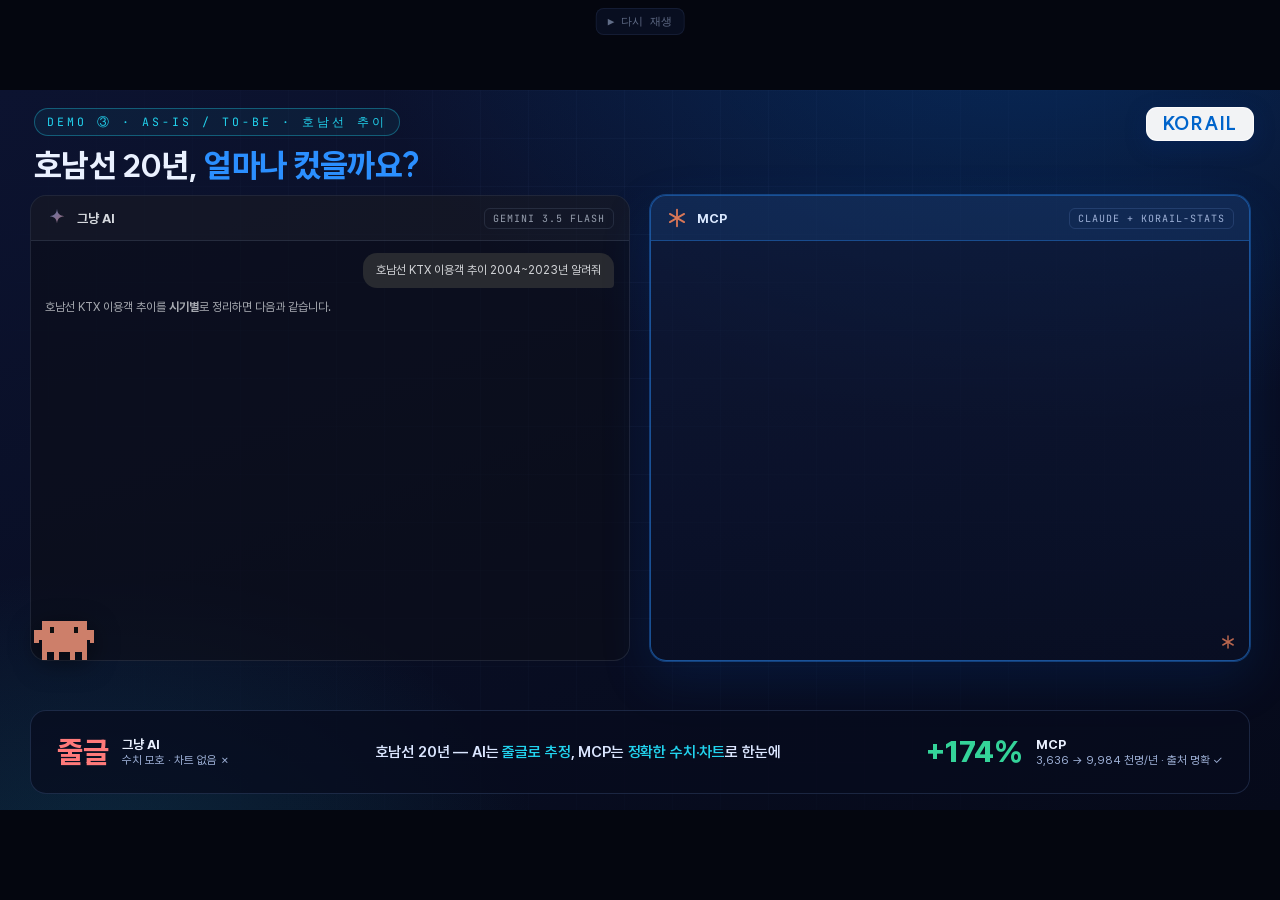
<file: presentation/slide-11-honam.html>
<!DOCTYPE html>
<html lang="ko">
<head>
<meta charset="UTF-8" />
<meta name="viewport" content="width=device-width, initial-scale=1.0" />
<title>데모③ 호남선 추이 · As-Is/To-Be · KORAIL MCP</title>
<link rel="stylesheet" href="fonts/fonts.css" />
<style>
  @font-face{font-family:'SUIT Variable';font-weight:100 900;font-display:swap;
    src:url('fonts/SUIT-Variable.woff2') format('woff2-variations');}
  :root{
    --korail:#0064cb; --korail-b:#2b8fff; --cyan:#22d3ee;
    --bg0:#060a1a; --bg1:#0c1330; --ink:#eaf1ff; --dim:#9fb2d8;
    --line:rgba(120,160,230,.18); --bad:#ff7a7a; --good:#34d399;
    --head:'SUIT Variable','Pretendard',sans-serif; --body:'Pretendard',sans-serif;
    --num:'Space Grotesk','Pretendard',sans-serif; --mono:'JetBrains Mono',monospace;
  }
  *{box-sizing:border-box;}
  html,body{margin:0;height:100%;background:#04060f;overflow:hidden;}
  body{font-family:var(--body);color:var(--ink);display:flex;align-items:center;justify-content:center;
    word-break:keep-all;overflow-wrap:break-word;}

  #deck{position:relative;width:1280px;height:720px;flex:none;transform-origin:center center;
    background:
      radial-gradient(1100px 700px at 80% -12%,rgba(0,100,203,.30),transparent 60%),
      radial-gradient(820px 600px at 8% 112%,rgba(34,211,238,.14),transparent 55%),
      linear-gradient(160deg,var(--bg1),var(--bg0));
    overflow:hidden;}
  #deck::after{content:"";position:absolute;inset:0;z-index:0;opacity:.28;pointer-events:none;
    background-image:linear-gradient(var(--line) 1px,transparent 1px),linear-gradient(90deg,var(--line) 1px,transparent 1px);
    background-size:48px 48px;mask-image:radial-gradient(circle at 50% 32%,#000,transparent 88%);}
  #deck > .head,#deck > .stage{position:relative;z-index:1;}

  .ci{position:absolute;z-index:50;top:17px;right:26px;display:flex;align-items:center;
    background:rgba(255,255,255,.95);border:1px solid rgba(255,255,255,.7);border-radius:11px;
    padding:7px 16px;box-shadow:0 6px 20px rgba(0,40,110,.35);}
  .ci .wm{font-family:var(--head);font-weight:800;font-size:18px;letter-spacing:.05em;line-height:1;color:#0064cb;}

  .head{padding:18px 34px 2px;}
  .kicker{display:inline-flex;align-items:center;gap:8px;font-family:var(--mono);font-size:11.5px;letter-spacing:.26em;
    text-transform:uppercase;color:var(--cyan);padding:5px 12px;border:1px solid rgba(34,211,238,.35);
    border-radius:999px;background:rgba(34,211,238,.06);}
  h1{font-family:var(--head);font-size:32px;font-weight:800;letter-spacing:-.02em;margin:9px 0 0;}
  h1 .q{color:var(--korail-b);}

  .stage{display:flex;gap:20px;padding:8px 30px 0;height:474px;align-items:stretch;}
  .panel{flex:1 1 0;min-width:0;border-radius:16px;border:1px solid var(--line);
    background:rgba(10,16,38,.6);display:flex;flex-direction:column;overflow:hidden;position:relative;}
  .ptag{display:flex;align-items:center;gap:9px;padding:11px 15px;border-bottom:1px solid var(--line);font-size:13px;}
  .ptag .icon{width:22px;height:22px;flex:none;}
  .ptag .who{font-weight:700;}
  .ptag .sub{font-family:var(--mono);font-size:10px;letter-spacing:.1em;text-transform:uppercase;color:var(--dim);
    margin-left:auto;padding:3px 8px;border-radius:6px;border:1px solid var(--line);}

  /* 좌: Gemini (회색·흐림) — 줄글 서술 */
  .asis{filter:grayscale(.55) brightness(.9);}
  .asis .ptag{background:rgba(120,130,150,.08);}
  .asis .body{padding:12px 15px;overflow:hidden;font-size:12px;line-height:1.55;color:#c7cede;display:flex;flex-direction:column;}
  .ububble{align-self:flex-end;max-width:84%;background:#2a2f3e;color:#e8ecf5;padding:8px 13px;border-radius:14px 14px 4px 14px;
    font-size:12px;margin:0 0 10px auto;width:fit-content;}
  .gpara{margin:0 0 9px;}
  .gphase{margin:0 0 8px;padding-left:11px;border-left:2px solid rgba(255,255,255,.14);}
  .gphase b{color:#e6eaf2;}
  .gphase .vague{color:#9aa3b6;font-family:var(--num);}
  .asis .gmeta{margin-top:auto;font-family:var(--mono);font-size:10px;letter-spacing:.04em;color:#8b93a4;padding-top:6px;}

  /* 우: MCP — 차트 */
  .tobe{box-shadow:0 0 0 1px rgba(43,143,255,.35),0 18px 50px rgba(0,80,180,.18);
    border-color:rgba(43,143,255,.5);background:linear-gradient(180deg,rgba(16,28,60,.66),rgba(10,16,38,.66));}
  .tobe .ptag{background:rgba(43,143,255,.12);border-bottom-color:rgba(43,143,255,.35);}
  .tobe .who{color:#dbe9ff;}
  .tobe .body{position:relative;flex:1;overflow:hidden;}

  #mcpWork{position:absolute;inset:0;padding:16px 17px;font-family:var(--mono);font-size:12px;line-height:1.85;color:#bcd2f5;}
  #mcpWork .l{opacity:0;}
  #mcpWork .ok{color:var(--cyan);} #mcpWork .dim{color:#7f93bb;} #mcpWork .cur{color:var(--korail-b);}

  #mcpResult{position:absolute;inset:0;padding:11px 14px 12px;display:flex;flex-direction:column;opacity:0;}
  .ctitle{font-size:12.5px;font-weight:700;color:#eaf1ff;margin-bottom:8px;}
  .ctitle span{font-weight:500;font-size:10.5px;color:var(--dim);margin-left:5px;}
  .statrow{display:flex;gap:7px;margin-bottom:8px;}
  .stat{flex:1;border:1px solid var(--line);border-radius:10px;padding:6px 9px;background:rgba(43,143,255,.06);text-align:center;}
  .stat .sv{font-family:var(--num);font-weight:700;font-size:19px;color:#fff;line-height:1.05;}
  .stat .sv .u{font-size:10px;color:var(--dim);font-weight:500;margin-left:1px;}
  .stat .sl{font-size:9.5px;color:var(--dim);margin-top:1px;}
  .stat.hl{background:rgba(34,211,238,.12);border-color:rgba(34,211,238,.4);}
  .stat.hl .sv{color:var(--cyan);}
  #chart{width:100%;height:184px;display:block;}
  #chart .ax{font-family:var(--num);font-size:9px;fill:#7f93bb;}
  #chart .pl{font-family:var(--num);font-size:9.5px;font-weight:700;fill:#cfe0ff;}
  .legend{display:flex;gap:14px;justify-content:center;margin-top:4px;font-size:10px;color:var(--dim);}
  .legend span{display:inline-flex;align-items:center;gap:5px;}
  .legend i{width:8px;height:8px;border-radius:2px;}
  .rnote{font-size:9.5px;color:#8597b8;margin-top:auto;padding-top:6px;}
  .claude-mark{position:absolute;right:12px;bottom:9px;width:18px;height:18px;opacity:.85;}

  .foot{position:absolute;z-index:2;left:30px;right:30px;bottom:16px;height:84px;display:flex;align-items:center;gap:18px;
    border-radius:16px;border:1px solid var(--line);background:rgba(8,12,30,.72);padding:0 26px;}
  .score{display:flex;align-items:center;gap:13px;}
  .score .v{font-family:var(--head);font-weight:800;font-size:30px;line-height:1;}
  .score .v.num{font-family:var(--num);}
  .score .x{color:var(--bad);} .score .o{color:var(--good);}
  .score .cap{font-size:11.5px;color:var(--dim);line-height:1.25;}
  .score .cap b{display:block;font-size:13px;color:var(--ink);}
  .foot .msg{margin:0 6px;flex:1;text-align:center;font-size:15px;font-weight:600;color:#dbe6ff;letter-spacing:-.01em;}
  .foot .msg span{color:var(--cyan);}

  #clawdWrap{position:absolute;z-index:40;left:26px;bottom:150px;width:72px;height:48px;display:flex;align-items:flex-end;justify-content:center;}
  #clawd{display:block;image-rendering:pixelated;filter:drop-shadow(0 6px 12px rgba(0,0,0,.5));}
  #bubble{position:absolute;z-index:41;left:104px;bottom:150px;max-width:280px;opacity:0;word-break:keep-all;
    background:#fff;color:#0a1430;font-size:13px;font-weight:600;line-height:1.5;padding:11px 14px;border-radius:14px;
    box-shadow:0 12px 30px rgba(0,0,0,.4);}
  #bubble::after{content:"";position:absolute;left:-9px;top:50%;transform:translateY(-50%);
    border:9px solid transparent;border-right-color:#fff;border-left:0;}

  #replay{position:fixed;left:50%;transform:translateX(-50%);top:8px;z-index:99;font-family:var(--mono);font-size:11px;color:var(--dim);
    background:rgba(20,32,68,.55);border:1px solid var(--line);border-radius:8px;padding:5px 11px;cursor:pointer;opacity:.6;}
  #replay:hover{border-color:var(--korail-b);background:rgba(43,143,255,.18);}
</style>
</head>
<body>
<button id="replay">▶ 다시 재생</button>

<div id="deck">
  <div class="ci"><span class="wm">KORAIL</span></div>
  <div class="head">
    <span class="kicker">DEMO ③ · AS-IS / TO-BE · 호남선 추이</span>
    <h1>호남선 20년, <span class="q">얼마나 컸을까요?</span></h1>
  </div>

  <div class="stage">
    <!-- 좌: As-Is (Gemini) -->
    <div class="panel asis" id="asis">
      <div class="ptag">
        <svg class="icon" viewBox="0 0 24 24"><defs><linearGradient id="gemg" x1="0" y1="0" x2="1" y2="1">
          <stop offset="0" stop-color="#4285f4"/><stop offset=".5" stop-color="#9b72cb"/><stop offset="1" stop-color="#d96570"/></linearGradient></defs>
          <path d="M12 2c.55 5.4 2.6 7.45 8 8-5.4 .55-7.45 2.6-8 8-.55-5.4-2.6-7.45-8-8 5.4-.55 7.45-2.6 8-8z" fill="url(#gemg)"/></svg>
        <span class="who">그냥 AI</span>
        <span class="sub">Gemini 3.5 Flash</span>
      </div>
      <div class="body">
        <div class="ububble">호남선 KTX 이용객 추이 2004~2023년 알려줘</div>
        <p class="gpara">호남선 KTX 이용객 추이를 <b>시기별</b>로 정리하면 다음과 같습니다.</p>
        <div class="gphase"><b>2004~2014 · 도입·정체기</b><br>개통 초기 <span class="vague">약 1,300만~1,500만</span> 수준에서 정체</div>
        <div class="gphase"><b>2015~2019 · 폭발적 성장기</b><br>호남고속선 개통 후 전년 대비 <span class="vague">50% 이상</span> 급증, <span class="vague">약 2천만</span>대 진입</div>
        <div class="gphase"><b>2020~2021 · 코로나 충격</b><br>팬데믹으로 <span class="vague">크게</span> 감소</div>
        <div class="gphase"><b>2023 · 완전 회복·신기록</b><br><span class="vague">1,800만~2,000만</span> 수준으로 회복</div>
        <div class="gmeta">차트 없음 · 수치 범위·추정 · 출처 — · 연도별 정확값 없음</div>
      </div>
    </div>

    <!-- 우: To-Be (MCP) -->
    <div class="panel tobe" id="tobe">
      <div class="ptag">
        <svg class="icon" viewBox="0 0 24 24"><g fill="#D97757">
          <rect x="11" y="2" width="2" height="20" rx="1"/><rect x="11" y="2" width="2" height="20" rx="1" transform="rotate(60 12 12)"/>
          <rect x="11" y="2" width="2" height="20" rx="1" transform="rotate(120 12 12)"/></g></svg>
        <span class="who">MCP</span>
        <span class="sub">Claude + korail-stats</span>
      </div>
      <div class="body">
        <div id="mcpWork">
          <div class="l"><span class="dim">$</span> <span class="cur">korail-stats</span> 로딩…</div>
          <div class="l"><span class="cur">›</span> get_mainline_route_per(<span class="dim">line=</span>"호남선", 2004–2023)</div>
          <div class="l"><span class="ok">‹ 20개년</span> 수신</div>
          <div class="l"><span class="cur">›</span> 추이 분석 · 차트 생성</div>
          <div class="l ok">✓ 완료 · 20년 +174% 성장</div>
        </div>
        <div id="mcpResult">
          <div class="ctitle">호남선 KTX 이용객 추이 (2004–2023)<span>용산↔목포 · 천명/년</span></div>
          <div class="statrow">
            <div class="stat"><div class="sv"><span class="n" id="s1">0</span></div><div class="sl">2004 첫해</div></div>
            <div class="stat hl"><div class="sv"><span class="n" id="s2">0</span></div><div class="sl">2023 최고</div></div>
            <div class="stat"><div class="sv"><span class="n" id="s3">0</span></div><div class="sl">2020 코로나</div></div>
            <div class="stat hl"><div class="sv"><span class="n" id="s4">0</span></div><div class="sl">20년 성장률</div></div>
          </div>
          <svg id="chart" viewBox="0 0 560 240" preserveAspectRatio="none"></svg>
          <div class="legend">
            <span><i style="background:#34d399"></i>2015 호남고속선 개통</span>
            <span><i style="background:#f59e0b"></i>2016 SRT 개통</span>
            <span><i style="background:#ff7a7a"></i>2020 코로나19</span>
          </div>
          <div class="rnote">※ 용산–목포 기준 · 천명/년(월평균 환산) · 출처 한국철도공사 공공데이터포털</div>
        </div>
        <svg class="claude-mark" viewBox="0 0 24 24"><g fill="#D97757">
          <rect x="11" y="3" width="2" height="18" rx="1"/><rect x="11" y="3" width="2" height="18" rx="1" transform="rotate(60 12 12)"/>
          <rect x="11" y="3" width="2" height="18" rx="1" transform="rotate(120 12 12)"/></g></svg>
      </div>
    </div>
  </div>

  <div class="foot">
    <div class="score">
      <span class="v x">줄글</span>
      <div class="cap"><b>그냥 AI</b>수치 모호 · 차트 없음 ✗</div>
    </div>
    <div class="msg">호남선 20년 — AI는 <span>줄글로 추정</span>, MCP는 <span>정확한 수치·차트</span>로 한눈에</div>
    <div class="score">
      <span class="v o num">+174%</span>
      <div class="cap"><b>MCP</b>3,636 → 9,984 천명/년 · 출처 명확 ✓</div>
    </div>
  </div>

  <div id="bubble">기존 생성형 AI는 흐름만 대충, MCP는 연도별 <b>정확한 수치</b>까지! 📈</div>
  <div id="clawdWrap"><svg id="clawd"></svg></div>
</div>

<script src="clawd-sprites.js"></script>
<script src="lib/gsap.min.js"></script>
<script>
/* ---------- 데이터 ---------- */
// 천명/년 = 실측 월평균(천명/월) × 12 (MCP get_ktx_long_term_stats 2004~2023 실데이터)
const SERIES=[
 {y:2004,v:3636},{y:2005,v:6696},{y:2006,v:7512},{y:2007,v:7596},{y:2008,v:8256},
 {y:2009,v:7704},{y:2010,v:7584},{y:2011,v:7524},{y:2012,v:6576},{y:2013,v:6480},
 {y:2014,v:6096},{y:2015,v:7584},{y:2016,v:8640},{y:2017,v:7932},{y:2018,v:8316},
 {y:2019,v:8928},{y:2020,v:5652},{y:2021,v:6396},{y:2022,v:8796},{y:2023,v:9984},
];
const MARKERS=[{y:2015,c:'#34d399'},{y:2016,c:'#f59e0b'},{y:2020,c:'#ff7a7a'}];

/* ---------- 차트 빌드 ---------- */
const chart=document.getElementById('chart');
const W=560,H=240,padL=48,padR=14,padT=16,padB=24;
const x0=padL,x1=W-padR,y0=H-padB,yTop=padT,vMin=3000,vMax=10200;
const xOf=i=>x0+i/(SERIES.length-1)*(x1-x0);
const yOf=v=>y0-(v-vMin)/(vMax-vMin)*(y0-yTop);
function buildChart(){
  let grid='';[4000,6000,8000,10000].forEach(v=>{const y=yOf(v);
    grid+=`<line x1="${x0}" y1="${y}" x2="${x1}" y2="${y}" stroke="rgba(120,160,230,.12)"/><text class="ax" x="${x0-5}" y="${y+3}" text-anchor="end">${v.toLocaleString()}</text>`;});
  let xl='';[2004,2008,2012,2016,2020,2023].forEach(yr=>{const i=SERIES.findIndex(s=>s.y===yr);
    xl+=`<text class="ax" x="${xOf(i)}" y="${y0+14}" text-anchor="middle">'${String(yr).slice(2)}</text>`;});
  let line='';SERIES.forEach((s,i)=>{line+=(i?'L':'M')+xOf(i).toFixed(1)+','+yOf(s.v).toFixed(1)+' ';});
  const area=`M${xOf(0).toFixed(1)},${y0} `+SERIES.map((s,i)=>'L'+xOf(i).toFixed(1)+','+yOf(s.v).toFixed(1)).join(' ')+` L${xOf(SERIES.length-1).toFixed(1)},${y0} Z`;
  let mk='';MARKERS.forEach(m=>{const i=SERIES.findIndex(s=>s.y===m.y);const x=xOf(i),y=yOf(SERIES[i].v);
    mk+=`<line class="mkline" x1="${x}" y1="${yTop}" x2="${x}" y2="${y0}" stroke="${m.c}" stroke-width="1.2" stroke-dasharray="3 3" opacity="0"/>`
      +`<circle class="mkdot" cx="${x}" cy="${y}" r="4.5" fill="${m.c}" stroke="#0a1430" stroke-width="1.5" opacity="0"/>`;});
  let pts='';[[2004,3636,-1],[2019,8928,-1],[2020,5652,1],[2023,9984,-1]].forEach(([yr,v,dir])=>{const i=SERIES.findIndex(s=>s.y===yr);const x=xOf(i),y=yOf(v);
    pts+=`<circle class="kp" cx="${x}" cy="${y}" r="3.4" fill="#2b8fff" opacity="0"/><text class="pl kp" x="${x}" y="${y+(dir<0?-7:13)}" text-anchor="middle" opacity="0">${v.toLocaleString()}</text>`;});
  chart.innerHTML=`<defs><linearGradient id="ag" x1="0" y1="0" x2="0" y2="1">
      <stop offset="0" stop-color="rgba(43,143,255,.45)"/><stop offset="1" stop-color="rgba(43,143,255,0)"/></linearGradient></defs>`
    +grid+xl
    +`<path id="areaP" d="${area}" fill="url(#ag)" opacity="0"/>`
    +`<path id="lineP" d="${line.trim()}" fill="none" stroke="#2b8fff" stroke-width="2.5" stroke-linecap="round" stroke-linejoin="round"/>`
    +mk+pts;
}
buildChart();

/* ---------- 무대 스케일 ---------- */
const deck=document.getElementById('deck');
let scale=1;
function fit(){scale=Math.min(window.innerWidth/1280, window.innerHeight/720);deck.style.transform=`scale(${scale})`;}
window.addEventListener('resize',fit); fit();

/* ---------- 픽셀 Clawd ---------- */
const svg=document.getElementById('clawd');
let cur='idle_breathe',frameIdx=0,timer=null,PX=4;
const SY=0.75, CROP={x:2,y:3,w:16,h:14};
function renderGrid(grid,pal){
  const vbH=CROP.h*PX*SY;
  svg.setAttribute('viewBox',`${CROP.x*PX} ${(CROP.y*PX*SY).toFixed(2)} ${CROP.w*PX} ${vbH.toFixed(2)}`);
  svg.setAttribute('width',CROP.w*PX); svg.setAttribute('height',vbH.toFixed(2));
  svg.setAttribute('shape-rendering','crispEdges');
  const h=grid.length,w=grid[0].length,o=0.7; let s='';
  for(let y=0;y<h;y++)for(let x=0;x<w;x++){const v=grid[y][x];
    if(v>0&&pal[v]&&pal[v]!=='transparent')
      s+=`<rect x="${x*PX}" y="${(y*PX*SY).toFixed(2)}" width="${PX+o}" height="${(PX*SY+o).toFixed(2)}" fill="${pal[v]}"/>`;}
  svg.innerHTML=s;
}
function step(){const sp=window.CLAWD&&window.CLAWD[cur];if(!sp)return;
  const fr=sp.frames[frameIdx%sp.frames.length];renderGrid(fr.grid,sp.palette);frameIdx++;
  timer=setTimeout(step,fr.hold||120);}
function play(name){if(!window.CLAWD||!window.CLAWD[name])return;cur=name;frameIdx=0;clearTimeout(timer);step();}

/* ---------- 타임라인 ---------- */
const work=document.getElementById('mcpWork');
const result=document.getElementById('mcpResult');
const bubble=document.getElementById('bubble');

function buildTimeline(){
  const tl=gsap.timeline();
  const workLines=work.querySelectorAll('.l');
  const lineP=document.getElementById('lineP');
  const len=lineP.getTotalLength();

  tl.set('.head',{opacity:0,y:-14});
  tl.set('#asis',{opacity:0,x:-26}); tl.set('#tobe',{opacity:0,x:26}); tl.set('.foot',{opacity:0,y:20});
  tl.set('.ububble',{opacity:0,y:8}); tl.set('.gpara,.gphase,.gmeta',{opacity:0,x:-6});
  tl.set(workLines,{opacity:0,x:-8}); tl.set(result,{opacity:0}); tl.set(work,{opacity:1});
  tl.set(lineP,{strokeDasharray:len,strokeDashoffset:len});
  tl.set('#areaP',{opacity:0}); tl.set('.mkline,.mkdot,.kp',{opacity:0});
  tl.set('#s1',{innerText:'0'});tl.set('#s2',{innerText:'0'});tl.set('#s3',{innerText:'0'});tl.set('#s4',{innerText:'0'});
  tl.set(bubble,{opacity:0,y:10,scale:.9});

  // 1) 등장
  tl.to('.head',{opacity:1,y:0,duration:.5,ease:'power2.out'})
    .to('#asis',{opacity:1,x:0,duration:.5,ease:'power2.out'},'-=.2')
    .to('#tobe',{opacity:1,x:0,duration:.5,ease:'power2.out'},'<')
    .to('.foot',{opacity:1,y:0,duration:.5,ease:'power2.out'},'<');

  // 2) 좌: Gemini 줄글이 줄줄이
  tl.to('.ububble',{opacity:1,y:0,duration:.35},'+=.1')
    .to('.gpara',{opacity:1,x:0,duration:.3},'+=.1')
    .to('.gphase',{opacity:1,x:0,duration:.3,stagger:.18},'-=.05')
    .to('.gmeta',{opacity:1,x:0,duration:.3},'-=.05');

  // 3) 우: MCP 작동
  tl.add(()=>play('work_think'),'-=.2');
  tl.to(workLines,{opacity:1,x:0,duration:.3,stagger:.4,ease:'power1.out'},'+=.05');

  // 4) 작동 → 차트
  tl.to(work,{opacity:0,duration:.4},'+=.3').to(result,{opacity:1,duration:.4},'-=.1');

  // 5) 스탯 카운트업
  const a={v:0},b={v:0},c={v:0},d={v:0};
  tl.to(a,{v:3636,duration:.7,onUpdate:()=>document.getElementById('s1').textContent=Math.round(a.v).toLocaleString()},'+=.05')
    .to(b,{v:9984,duration:.9,onUpdate:()=>document.getElementById('s2').textContent=Math.round(b.v).toLocaleString()},'<')
    .to(c,{v:5652,duration:.8,onUpdate:()=>document.getElementById('s3').textContent=Math.round(c.v).toLocaleString()},'<')
    .to(d,{v:174,duration:.9,onUpdate:()=>document.getElementById('s4').textContent='+'+Math.round(d.v)+'%'},'<');

  // 6) 차트: 면적 + 라인 드로잉
  tl.to('#areaP',{opacity:1,duration:.5},'-=.4')
    .to(lineP,{strokeDashoffset:0,duration:1.5,ease:'power1.inOut'},'<');

  // 7) 이벤트 마커 + 주요 포인트 라벨
  tl.to('.mkline',{opacity:.8,duration:.3,stagger:.12},'-=.4')
    .to('.mkdot',{opacity:1,duration:.3,stagger:.12},'<')
    .to('.kp',{opacity:1,duration:.3,stagger:.05},'-=.2');

  // 8) Clawd
  tl.add(()=>play('expression_surprise'),'-=.1');
  tl.fromTo('#clawdWrap',{y:0},{y:-14,duration:.3,yoyo:true,repeat:1,ease:'power2.out'},'<');
  tl.to(bubble,{opacity:1,y:0,scale:1,duration:.45,ease:'back.out(1.7)'},'-=.15');
  tl.add(()=>play('idle_look_around'),'+=1.2');

  return tl;
}

function composeFinal(){
  gsap.set('#mcpWork',{opacity:0}); gsap.set('#mcpResult',{opacity:1});
  gsap.set('.ububble,.gpara,.gphase,.gmeta,.head,#asis,#tobe,.foot',{opacity:1,x:0,y:0});
  const lineP=document.getElementById('lineP'); gsap.set(lineP,{strokeDasharray:'none',strokeDashoffset:0});
  gsap.set('#areaP',{opacity:1}); gsap.set('.mkline',{opacity:.8}); gsap.set('.mkdot,.kp',{opacity:1});
  document.getElementById('s1').textContent='3,636'; document.getElementById('s2').textContent='9,984';
  document.getElementById('s3').textContent='5,652'; document.getElementById('s4').textContent='+174%';
  gsap.set('#bubble',{opacity:1,y:0,scale:1});
  clearTimeout(timer); const sp=window.CLAWD&&window.CLAWD['expression_surprise']; if(sp) renderGrid(sp.frames[0].grid,sp.palette);
}

let tl=null;
function startAuto(){ if(tl)tl.kill(); clearTimeout(timer); frameIdx=0; if(window.CLAWD) play('idle_breathe'); tl=buildTimeline(); window.tl=tl; }
document.getElementById('replay').addEventListener('click',()=>{ location.hash=''; startAuto(); });
if(location.hash==='#still'){ composeFinal(); } else if(window.self===window.top){ startAuto(); }
</script>
</body>
</html>
</file>
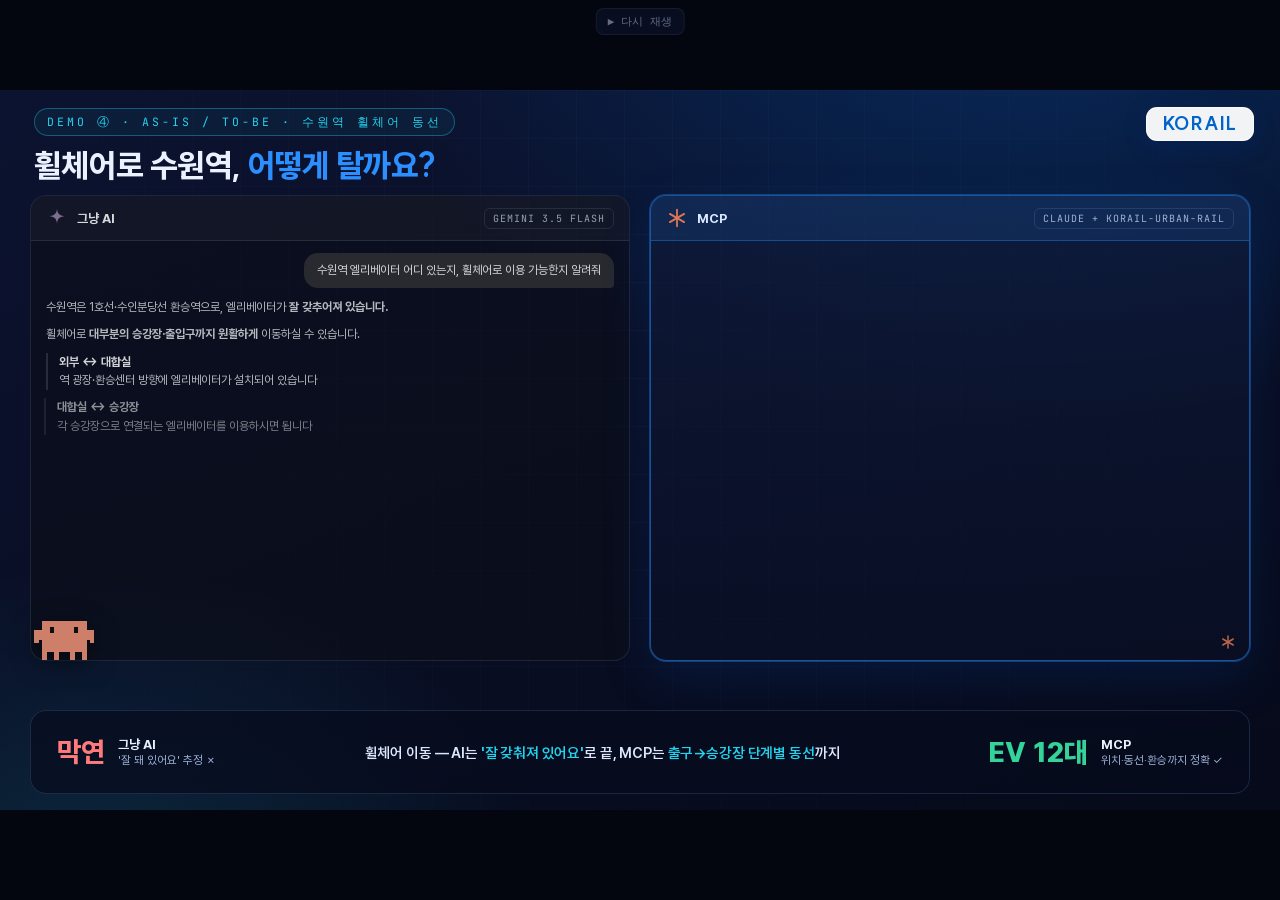
<file: presentation/slide-12-wheelchair.html>
<!DOCTYPE html>
<html lang="ko">
<head>
<meta charset="UTF-8" />
<meta name="viewport" content="width=device-width, initial-scale=1.0" />
<title>데모④ 수원역 EV·휠체어 동선 · As-Is/To-Be · KORAIL MCP</title>
<link rel="stylesheet" href="fonts/fonts.css" />
<style>
  @font-face{font-family:'SUIT Variable';font-weight:100 900;font-display:swap;
    src:url('fonts/SUIT-Variable.woff2') format('woff2-variations');}
  :root{
    --korail:#0064cb; --korail-b:#2b8fff; --cyan:#22d3ee;
    --bg0:#060a1a; --bg1:#0c1330; --ink:#eaf1ff; --dim:#9fb2d8;
    --line:rgba(120,160,230,.18); --bad:#ff7a7a; --good:#34d399;
    --head:'SUIT Variable','Pretendard',sans-serif; --body:'Pretendard',sans-serif;
    --num:'Space Grotesk','Pretendard',sans-serif; --mono:'JetBrains Mono',monospace;
  }
  *{box-sizing:border-box;}
  html,body{margin:0;height:100%;background:#04060f;overflow:hidden;}
  body{font-family:var(--body);color:var(--ink);display:flex;align-items:center;justify-content:center;
    word-break:keep-all;overflow-wrap:break-word;}

  #deck{position:relative;width:1280px;height:720px;flex:none;transform-origin:center center;
    background:
      radial-gradient(1100px 700px at 80% -12%,rgba(0,100,203,.30),transparent 60%),
      radial-gradient(820px 600px at 8% 112%,rgba(34,211,238,.14),transparent 55%),
      linear-gradient(160deg,var(--bg1),var(--bg0));
    overflow:hidden;}
  #deck::after{content:"";position:absolute;inset:0;z-index:0;opacity:.28;pointer-events:none;
    background-image:linear-gradient(var(--line) 1px,transparent 1px),linear-gradient(90deg,var(--line) 1px,transparent 1px);
    background-size:48px 48px;mask-image:radial-gradient(circle at 50% 32%,#000,transparent 88%);}
  #deck > .head,#deck > .stage{position:relative;z-index:1;}

  .ci{position:absolute;z-index:50;top:17px;right:26px;display:flex;align-items:center;
    background:rgba(255,255,255,.95);border:1px solid rgba(255,255,255,.7);border-radius:11px;
    padding:7px 16px;box-shadow:0 6px 20px rgba(0,40,110,.35);}
  .ci .wm{font-family:var(--head);font-weight:800;font-size:18px;letter-spacing:.05em;line-height:1;color:#0064cb;}

  .head{padding:18px 34px 2px;}
  .kicker{display:inline-flex;align-items:center;gap:8px;font-family:var(--mono);font-size:11.5px;letter-spacing:.26em;
    text-transform:uppercase;color:var(--cyan);padding:5px 12px;border:1px solid rgba(34,211,238,.35);
    border-radius:999px;background:rgba(34,211,238,.06);}
  h1{font-family:var(--head);font-size:32px;font-weight:800;letter-spacing:-.02em;margin:9px 0 0;}
  h1 .q{color:var(--korail-b);}

  .stage{display:flex;gap:20px;padding:8px 30px 0;height:474px;align-items:stretch;}
  .panel{flex:1 1 0;min-width:0;border-radius:16px;border:1px solid var(--line);
    background:rgba(10,16,38,.6);display:flex;flex-direction:column;overflow:hidden;position:relative;}
  .ptag{display:flex;align-items:center;gap:9px;padding:11px 15px;border-bottom:1px solid var(--line);font-size:13px;}
  .ptag .icon{width:22px;height:22px;flex:none;}
  .ptag .who{font-weight:700;}
  .ptag .sub{font-family:var(--mono);font-size:10px;letter-spacing:.1em;text-transform:uppercase;color:var(--dim);
    margin-left:auto;padding:3px 8px;border-radius:6px;border:1px solid var(--line);}

  /* 좌: Gemini */
  .asis{filter:grayscale(.55) brightness(.9);}
  .asis .ptag{background:rgba(120,130,150,.08);}
  .asis .body{padding:12px 15px;overflow:hidden;font-size:12px;line-height:1.55;color:#c7cede;display:flex;flex-direction:column;}
  .ububble{align-self:flex-end;max-width:90%;background:#2a2f3e;color:#e8ecf5;padding:8px 13px;border-radius:14px 14px 4px 14px;
    font-size:12px;margin:0 0 10px auto;width:fit-content;}
  .gpara{margin:0 0 9px;}
  .gphase{margin:0 0 8px;padding-left:11px;border-left:2px solid rgba(255,255,255,.14);}
  .gphase b{color:#e6eaf2;}
  .asis .gmeta{margin-top:auto;font-family:var(--mono);font-size:10px;letter-spacing:.04em;color:#8b93a4;padding-top:6px;}

  /* 우: MCP */
  .tobe{box-shadow:0 0 0 1px rgba(43,143,255,.35),0 18px 50px rgba(0,80,180,.18);
    border-color:rgba(43,143,255,.5);background:linear-gradient(180deg,rgba(16,28,60,.66),rgba(10,16,38,.66));}
  .tobe .ptag{background:rgba(43,143,255,.12);border-bottom-color:rgba(43,143,255,.35);}
  .tobe .who{color:#dbe9ff;}
  .tobe .body{position:relative;flex:1;overflow:hidden;}

  #mcpWork{position:absolute;inset:0;padding:16px 17px;font-family:var(--mono);font-size:12px;line-height:1.8;color:#bcd2f5;}
  #mcpWork .l{opacity:0;}
  #mcpWork .ok{color:var(--cyan);} #mcpWork .dim{color:#7f93bb;} #mcpWork .cur{color:var(--korail-b);}

  #mcpResult{position:absolute;inset:0;padding:11px 14px 12px;display:flex;flex-direction:column;opacity:0;}
  .ctitle{font-size:12.5px;font-weight:700;color:#eaf1ff;margin-bottom:8px;}
  .ctitle span{font-weight:500;font-size:10.5px;color:var(--dim);margin-left:5px;}
  .statrow{display:flex;gap:7px;margin-bottom:10px;}
  .stat{flex:1;border:1px solid var(--line);border-radius:10px;padding:6px 9px;background:rgba(43,143,255,.06);text-align:center;}
  .stat .sv{font-family:var(--num);font-weight:700;font-size:19px;color:#fff;line-height:1.05;}
  .stat .sv .u{font-size:10px;color:var(--dim);font-weight:500;margin-left:1px;}
  .stat .sl{font-size:9.5px;color:var(--dim);margin-top:1px;}
  .stat.hl{background:rgba(34,211,238,.12);border-color:rgba(34,211,238,.4);}
  .stat.hl .sv{color:var(--cyan);font-size:15px;}

  .route{flex:1;display:flex;flex-direction:column;gap:0;}
  .rstep{display:flex;align-items:center;gap:10px;padding:6px 9px;border-radius:9px;background:rgba(43,143,255,.06);border:1px solid var(--line);}
  .rstep .lv{font-family:var(--num);font-weight:700;font-size:12px;min-width:32px;height:24px;display:flex;align-items:center;justify-content:center;border-radius:6px;background:rgba(43,143,255,.2);color:#cfe0ff;flex:none;}
  .rstep .rtx b{font-size:12px;color:#eaf1ff;display:block;line-height:1.25;}
  .rstep .rtx em{font-size:10px;color:var(--dim);font-style:normal;}
  .rstep.end{background:rgba(34,211,238,.15);border-color:rgba(34,211,238,.5);}
  .rstep.end .lv{background:var(--cyan);color:#06121f;}
  .rstep.end .rtx b{color:#fff;}
  .rconn{display:flex;align-items:center;gap:9px;margin-left:24px;height:24px;}
  .rconn .bar{width:3px;height:18px;background:linear-gradient(var(--korail-b),var(--cyan));border-radius:2px;transform-origin:top;}
  .rconn .ev{font-family:var(--mono);font-size:10px;color:var(--korail-b);font-weight:700;}
  .rconn small{font-family:var(--mono);font-size:9.5px;color:var(--dim);}
  .rnote{font-size:9.5px;color:#8597b8;margin-top:8px;line-height:1.4;}
  .claude-mark{position:absolute;right:12px;bottom:9px;width:18px;height:18px;opacity:.85;}

  .foot{position:absolute;z-index:2;left:30px;right:30px;bottom:16px;height:84px;display:flex;align-items:center;gap:18px;
    border-radius:16px;border:1px solid var(--line);background:rgba(8,12,30,.72);padding:0 26px;}
  .score{display:flex;align-items:center;gap:13px;}
  .score .v{font-family:var(--head);font-weight:800;font-size:28px;line-height:1;}
  .score .v.num{font-family:var(--num);}
  .score .x{color:var(--bad);} .score .o{color:var(--good);}
  .score .cap{font-size:11.5px;color:var(--dim);line-height:1.25;}
  .score .cap b{display:block;font-size:13px;color:var(--ink);}
  .foot .msg{margin:0 6px;flex:1;text-align:center;font-size:14.5px;font-weight:600;color:#dbe6ff;letter-spacing:-.01em;}
  .foot .msg span{color:var(--cyan);}

  #clawdWrap{position:absolute;z-index:40;left:26px;bottom:150px;width:72px;height:48px;display:flex;align-items:flex-end;justify-content:center;}
  #clawd{display:block;image-rendering:pixelated;filter:drop-shadow(0 6px 12px rgba(0,0,0,.5));}
  #bubble{position:absolute;z-index:41;left:104px;bottom:150px;max-width:285px;opacity:0;word-break:keep-all;
    background:#fff;color:#0a1430;font-size:13px;font-weight:600;line-height:1.5;padding:11px 14px;border-radius:14px;
    box-shadow:0 12px 30px rgba(0,0,0,.4);}
  #bubble::after{content:"";position:absolute;left:-9px;top:50%;transform:translateY(-50%);
    border:9px solid transparent;border-right-color:#fff;border-left:0;}

  #replay{position:fixed;left:50%;transform:translateX(-50%);top:8px;z-index:99;font-family:var(--mono);font-size:11px;color:var(--dim);
    background:rgba(20,32,68,.55);border:1px solid var(--line);border-radius:8px;padding:5px 11px;cursor:pointer;opacity:.6;}
  #replay:hover{border-color:var(--korail-b);background:rgba(43,143,255,.18);}
</style>
</head>
<body>
<button id="replay">▶ 다시 재생</button>

<div id="deck">
  <div class="ci"><span class="wm">KORAIL</span></div>
  <div class="head">
    <span class="kicker">DEMO ④ · AS-IS / TO-BE · 수원역 휠체어 동선</span>
    <h1>휠체어로 수원역, <span class="q">어떻게 탈까요?</span></h1>
  </div>

  <div class="stage">
    <!-- 좌: As-Is (Gemini) -->
    <div class="panel asis" id="asis">
      <div class="ptag">
        <svg class="icon" viewBox="0 0 24 24"><defs><linearGradient id="gemg" x1="0" y1="0" x2="1" y2="1">
          <stop offset="0" stop-color="#4285f4"/><stop offset=".5" stop-color="#9b72cb"/><stop offset="1" stop-color="#d96570"/></linearGradient></defs>
          <path d="M12 2c.55 5.4 2.6 7.45 8 8-5.4 .55-7.45 2.6-8 8-.55-5.4-2.6-7.45-8-8 5.4-.55 7.45-2.6 8-8z" fill="url(#gemg)"/></svg>
        <span class="who">그냥 AI</span>
        <span class="sub">Gemini 3.5 Flash</span>
      </div>
      <div class="body">
        <div class="ububble">수원역 엘리베이터 어디 있는지, 휠체어로 이용 가능한지 알려줘</div>
        <p class="gpara">수원역은 1호선·수인분당선 환승역으로, 엘리베이터가 <b>잘 갖추어져 있습니다.</b></p>
        <p class="gpara">휠체어로 <b>대부분의 승강장·출입구까지 원활하게</b> 이동하실 수 있습니다.</p>
        <div class="gphase"><b>외부 ↔ 대합실</b><br>역 광장·환승센터 방향에 엘리베이터가 설치되어 있습니다</div>
        <div class="gphase"><b>대합실 ↔ 승강장</b><br>각 승강장으로 연결되는 엘리베이터를 이용하시면 됩니다</div>
        <div class="gphase"><b>노선 간 환승</b><br>환승 시에도 엘리베이터 이용이 가능한 것으로 보입니다</div>
        <div class="gmeta">EV 대수·정확 위치 없음 · 단계별 경로 없음 · 추정 안내</div>
      </div>
    </div>

    <!-- 우: To-Be (MCP) -->
    <div class="panel tobe" id="tobe">
      <div class="ptag">
        <svg class="icon" viewBox="0 0 24 24"><g fill="#D97757">
          <rect x="11" y="2" width="2" height="20" rx="1"/><rect x="11" y="2" width="2" height="20" rx="1" transform="rotate(60 12 12)"/>
          <rect x="11" y="2" width="2" height="20" rx="1" transform="rotate(120 12 12)"/></g></svg>
        <span class="who">MCP</span>
        <span class="sub">Claude + korail-urban-rail</span>
      </div>
      <div class="body">
        <div id="mcpWork">
          <div class="l"><span class="dim">$</span> <span class="cur">korail-urban-rail</span> 로딩…</div>
          <div class="l"><span class="cur">›</span> search_urban_station("수원")</div>
          <div class="l"><span class="cur">›</span> get_urban_accessibility(1호선 · 수인분당선)</div>
          <div class="l"><span class="ok">‹ EV 12대</span> · 휠체어 동선 데이터 수신</div>
          <div class="l ok">✓ 출구→승강장 경로 계산 완료</div>
        </div>
        <div id="mcpResult">
          <div class="ctitle">휠체어 이동 동선 — 수인분당선 (지상 → B4)<span>엘리베이터만으로</span></div>
          <div class="statrow">
            <div class="stat"><div class="sv"><span class="n" id="s1">0</span><span class="u">대</span></div><div class="sl">1호선 EV</div></div>
            <div class="stat"><div class="sv"><span class="n" id="s2">0</span><span class="u">대</span></div><div class="sl">수인분당선 EV</div></div>
            <div class="stat hl"><div class="sv">EV 전용</div><div class="sl">노선 간 환승</div></div>
          </div>
          <div class="route" id="route">
            <div class="rstep"><span class="lv">1F</span><div class="rtx"><b>5·7·10번 출구 옆 EV</b><em>지상에서 진입</em></div></div>
            <div class="rconn"><span class="bar"></span><span class="ev">▼ EV</span><small>1F → B1</small></div>
            <div class="rstep"><span class="lv">B1</span><div class="rtx"><b>대합실 → 개찰</b><em>수인분당선 방향 엘리베이터</em></div></div>
            <div class="rconn"><span class="bar"></span><span class="ev">▼ EV</span><small>B1 → B3</small></div>
            <div class="rstep"><span class="lv">B3</span><div class="rtx"><b>대합실 → 개찰</b><em>매교·고색 방면 엘리베이터</em></div></div>
            <div class="rconn"><span class="bar"></span><span class="ev">▼ EV</span><small>B3 → B4</small></div>
            <div class="rstep end"><span class="lv">B4</span><div class="rtx"><b>승강장 → 휠체어칸 탑승 ♿</b><em>도착</em></div></div>
          </div>
          <div class="rnote">※ 1호선도 동일 방식 · 1호선↔수인분당선 환승도 EV만으로 가능 · 출처 KRIC 레일포털(현장 변경 시 1544-7788)</div>
        </div>
        <svg class="claude-mark" viewBox="0 0 24 24"><g fill="#D97757">
          <rect x="11" y="3" width="2" height="18" rx="1"/><rect x="11" y="3" width="2" height="18" rx="1" transform="rotate(60 12 12)"/>
          <rect x="11" y="3" width="2" height="18" rx="1" transform="rotate(120 12 12)"/></g></svg>
      </div>
    </div>
  </div>

  <div class="foot">
    <div class="score">
      <span class="v x">막연</span>
      <div class="cap"><b>그냥 AI</b>'잘 돼 있어요' 추정 ✗</div>
    </div>
    <div class="msg">휠체어 이동 — AI는 <span>'잘 갖춰져 있어요'</span>로 끝, MCP는 <span>출구→승강장 단계별 동선</span>까지</div>
    <div class="score">
      <span class="v o num">EV 12대</span>
      <div class="cap"><b>MCP</b>위치·동선·환승까지 정확 ✓</div>
    </div>
  </div>

  <div id="bubble">휠체어로 어떻게 가는지, 출구부터 승강장까지 <b>단계별로</b> 안내해요 ♿</div>
  <div id="clawdWrap"><svg id="clawd"></svg></div>
</div>

<script src="clawd-sprites.js"></script>
<script src="lib/gsap.min.js"></script>
<script>
/* ---------- 무대 스케일 ---------- */
const deck=document.getElementById('deck');
let scale=1;
function fit(){scale=Math.min(window.innerWidth/1280, window.innerHeight/720);deck.style.transform=`scale(${scale})`;}
window.addEventListener('resize',fit); fit();

/* ---------- 픽셀 Clawd ---------- */
const svg=document.getElementById('clawd');
let cur='idle_breathe',frameIdx=0,timer=null,PX=4;
const SY=0.75, CROP={x:2,y:3,w:16,h:14};
function renderGrid(grid,pal){
  const vbH=CROP.h*PX*SY;
  svg.setAttribute('viewBox',`${CROP.x*PX} ${(CROP.y*PX*SY).toFixed(2)} ${CROP.w*PX} ${vbH.toFixed(2)}`);
  svg.setAttribute('width',CROP.w*PX); svg.setAttribute('height',vbH.toFixed(2));
  svg.setAttribute('shape-rendering','crispEdges');
  const h=grid.length,w=grid[0].length,o=0.7; let s='';
  for(let y=0;y<h;y++)for(let x=0;x<w;x++){const v=grid[y][x];
    if(v>0&&pal[v]&&pal[v]!=='transparent')
      s+=`<rect x="${x*PX}" y="${(y*PX*SY).toFixed(2)}" width="${PX+o}" height="${(PX*SY+o).toFixed(2)}" fill="${pal[v]}"/>`;}
  svg.innerHTML=s;
}
function step(){const sp=window.CLAWD&&window.CLAWD[cur];if(!sp)return;
  const fr=sp.frames[frameIdx%sp.frames.length];renderGrid(fr.grid,sp.palette);frameIdx++;
  timer=setTimeout(step,fr.hold||120);}
function play(name){if(!window.CLAWD||!window.CLAWD[name])return;cur=name;frameIdx=0;clearTimeout(timer);step();}

/* ---------- 타임라인 ---------- */
const work=document.getElementById('mcpWork');
const result=document.getElementById('mcpResult');
const bubble=document.getElementById('bubble');
const route=document.getElementById('route');

function buildTimeline(){
  const tl=gsap.timeline();
  const workLines=work.querySelectorAll('.l');
  const seq=[...route.children]; // step,conn,step,conn,...

  tl.set('.head',{opacity:0,y:-14});
  tl.set('#asis',{opacity:0,x:-26}); tl.set('#tobe',{opacity:0,x:26}); tl.set('.foot',{opacity:0,y:20});
  tl.set('.ububble',{opacity:0,y:8}); tl.set('.gpara,.gphase,.gmeta',{opacity:0,x:-6});
  tl.set(workLines,{opacity:0,x:-8}); tl.set(result,{opacity:0}); tl.set(work,{opacity:1});
  tl.set(seq,{opacity:0,x:-10}); tl.set('.rconn .bar',{scaleY:0});
  tl.set('#s1',{innerText:'0'}); tl.set('#s2',{innerText:'0'});
  tl.set(bubble,{opacity:0,y:10,scale:.9});

  // 1) 등장
  tl.to('.head',{opacity:1,y:0,duration:.5,ease:'power2.out'})
    .to('#asis',{opacity:1,x:0,duration:.5,ease:'power2.out'},'-=.2')
    .to('#tobe',{opacity:1,x:0,duration:.5,ease:'power2.out'},'<')
    .to('.foot',{opacity:1,y:0,duration:.5,ease:'power2.out'},'<');

  // 2) 좌: Gemini 막연한 안심
  tl.to('.ububble',{opacity:1,y:0,duration:.35},'+=.1')
    .to('.gpara',{opacity:1,x:0,duration:.3,stagger:.12},'+=.05')
    .to('.gphase',{opacity:1,x:0,duration:.3,stagger:.16},'-=.05')
    .to('.gmeta',{opacity:1,x:0,duration:.3},'-=.05');

  // 3) 우: MCP 작동
  tl.add(()=>play('work_think'),'-=.2');
  tl.to(workLines,{opacity:1,x:0,duration:.3,stagger:.38,ease:'power1.out'},'+=.05');

  // 4) 작동 → 결과
  tl.to(work,{opacity:0,duration:.4},'+=.3').to(result,{opacity:1,duration:.4},'-=.1');

  // 5) 스탯 카운트업 (EV 대수)
  const a={v:0},b={v:0};
  tl.to(a,{v:5,duration:.5,onUpdate:()=>document.getElementById('s1').textContent=Math.round(a.v)},'+=.05')
    .to(b,{v:7,duration:.6,onUpdate:()=>document.getElementById('s2').textContent=Math.round(b.v)},'<');

  // 6) 휠체어 동선: 지상→B4 단계별 드로잉
  seq.forEach((el,i)=>{
    tl.to(el,{opacity:1,x:0,duration:.3,ease:'power1.out'}, i===0?'+=.1':'-=.12');
    if(el.classList.contains('rconn')) tl.to(el.querySelector('.bar'),{scaleY:1,duration:.22,ease:'none'},'-=.18');
  });

  // 7) 도착(B4) 강조
  tl.add(()=>play('expression_surprise'),'-=.05');
  tl.to('.rstep.end',{boxShadow:'0 0 16px rgba(34,211,238,.6)',duration:.35,yoyo:true,repeat:1},'<');

  // 8) Clawd
  tl.fromTo('#clawdWrap',{y:0},{y:-14,duration:.3,yoyo:true,repeat:1,ease:'power2.out'},'+=.05');
  tl.to(bubble,{opacity:1,y:0,scale:1,duration:.45,ease:'back.out(1.7)'},'-=.2');
  tl.add(()=>play('idle_look_around'),'+=1.2');

  return tl;
}

function composeFinal(){
  gsap.set('#mcpWork',{opacity:0}); gsap.set('#mcpResult',{opacity:1});
  gsap.set('.ububble,.gpara,.gphase,.gmeta,.head,#asis,#tobe,.foot',{opacity:1,x:0,y:0});
  gsap.set([...route.children],{opacity:1,x:0}); gsap.set('.rconn .bar',{scaleY:1});
  document.getElementById('s1').textContent='5'; document.getElementById('s2').textContent='7';
  gsap.set('#bubble',{opacity:1,y:0,scale:1});
  clearTimeout(timer); const sp=window.CLAWD&&window.CLAWD['expression_surprise']; if(sp) renderGrid(sp.frames[0].grid,sp.palette);
}

let tl=null;
function startAuto(){ if(tl)tl.kill(); clearTimeout(timer); frameIdx=0; if(window.CLAWD) play('idle_breathe'); tl=buildTimeline(); window.tl=tl; }
document.getElementById('replay').addEventListener('click',()=>{ location.hash=''; startAuto(); });
if(location.hash==='#still'){ composeFinal(); } else if(window.self===window.top){ startAuto(); }
</script>
</body>
</html>
</file>
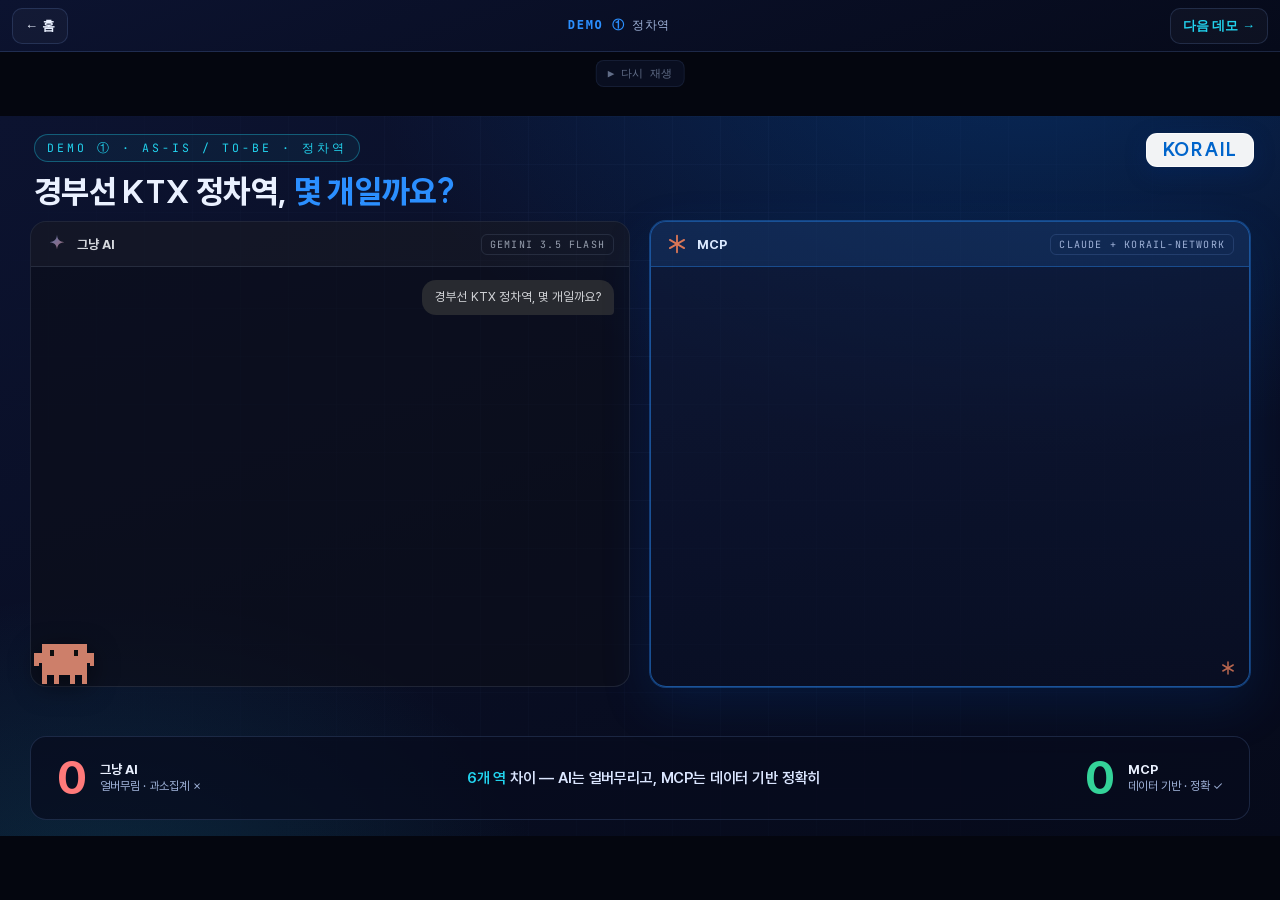
<file: presentation/SHOW/demo.html>
<!DOCTYPE html>
<html lang="ko">
<head>
<meta charset="UTF-8" />
<meta name="viewport" content="width=device-width, initial-scale=1.0" />
<title>KORAIL MCP · 데모</title>
<style>
  :root{
    --korail-b:#2b8fff; --cyan:#22d3ee; --bg0:#060a1a; --bg1:#0c1330;
    --ink:#eaf1ff; --dim:#9fb2d8; --line:rgba(120,160,230,.18);
    --head:'SUIT Variable','Pretendard',sans-serif;
    --mono:'JetBrains Mono',monospace;
  }
  *{box-sizing:border-box;}
  html,body{margin:0;height:100%;background:#04060f;overflow:hidden;}
  body{display:flex;flex-direction:column;font-family:var(--head);color:var(--ink);}

  #bar{
    flex:none;display:flex;align-items:center;justify-content:space-between;gap:10px;
    height:52px;padding:0 12px;background:linear-gradient(160deg,var(--bg1),var(--bg0));
    border-bottom:1px solid var(--line);
  }
  #bar a{
    display:flex;align-items:center;gap:6px;font-size:13px;font-weight:700;color:var(--ink);
    text-decoration:none;padding:8px 12px;border-radius:10px;border:1px solid var(--line);
    background:rgba(255,255,255,.03);white-space:nowrap;
  }
  #bar a:active{background:rgba(43,143,255,.15);border-color:rgba(43,143,255,.55);}
  #bar .next{color:var(--cyan);}
  #title{
    flex:1;min-width:0;text-align:center;font-size:12px;letter-spacing:.04em;color:var(--dim);
    overflow:hidden;text-overflow:ellipsis;white-space:nowrap;padding:0 6px;
  }
  #title b{color:var(--korail-b);font-family:var(--mono);letter-spacing:.14em;margin-right:6px;}

  #stage{flex:1;min-height:0;background:#04060f;}
  #stage iframe{width:100%;height:100%;border:0;display:block;}
</style>
</head>
<body>
  <div id="bar">
    <a href="index.html">← 홈</a>
    <div id="title"></div>
    <a class="next" id="nextLink">다음 데모 →</a>
  </div>
  <div id="stage"><iframe id="frame" allow="autoplay" scrolling="no"></iframe></div>

<script>
  var DEMOS = [
    { file:'../slide-09-stations.html',  badge:'DEMO ①', label:'정차역' },
    { file:'../slide-10-donation.html',  badge:'DEMO ②', label:'사랑의 성금' },
    { file:'../slide-11-honam.html',     badge:'DEMO ③', label:'호남선 추이' },
    { file:'../slide-12-wheelchair.html',badge:'DEMO ④', label:'수원역 휠체어 동선' },
  ];

  var n = parseInt(new URLSearchParams(location.search).get('n'), 10);
  if(!n || n < 1 || n > DEMOS.length) n = 1;
  var demo = DEMOS[n-1];
  var next = (n % DEMOS.length) + 1;

  document.title = 'KORAIL MCP · ' + demo.badge + ' ' + demo.label;
  document.getElementById('title').innerHTML = '<b>' + demo.badge + '</b>' + demo.label;
  document.getElementById('nextLink').href = 'demo.html?n=' + next;

  var frame = document.getElementById('frame');
  frame.addEventListener('load', function onl(){
    frame.removeEventListener('load', onl);
    setTimeout(function(){
      try{ if(frame.contentWindow && frame.contentWindow.startAuto) frame.contentWindow.startAuto(); }catch(_){}
    }, 40);
  }, { once:true });
  frame.src = demo.file;
</script>
</body>
</html>
</file>
<file: presentation/fonts/fonts.css>
/* 로컬 폰트 (오프라인 대비 — CDN 불필요) */

/* Pretendard (본문) */
@font-face{font-family:'Pretendard';font-weight:400;font-display:swap;src:url('Pretendard-Regular.woff2') format('woff2');}
@font-face{font-family:'Pretendard';font-weight:500;font-display:swap;src:url('Pretendard-Medium.woff2') format('woff2');}
@font-face{font-family:'Pretendard';font-weight:600;font-display:swap;src:url('Pretendard-SemiBold.woff2') format('woff2');}
@font-face{font-family:'Pretendard';font-weight:700;font-display:swap;src:url('Pretendard-Bold.woff2') format('woff2');}
@font-face{font-family:'Pretendard';font-weight:800;font-display:swap;src:url('Pretendard-ExtraBold.woff2') format('woff2');}

/* JetBrains Mono (코드) */
@font-face{font-family:'JetBrains Mono';font-weight:400;font-display:swap;src:url('JetBrainsMono-400.woff2') format('woff2');}

/* Space Grotesk (숫자) */
@font-face{font-family:'Space Grotesk';font-weight:400;font-display:swap;src:url('SpaceGrotesk-400.woff2') format('woff2');}
@font-face{font-family:'Space Grotesk';font-weight:500;font-display:swap;src:url('SpaceGrotesk-500.woff2') format('woff2');}
@font-face{font-family:'Space Grotesk';font-weight:600;font-display:swap;src:url('SpaceGrotesk-600.woff2') format('woff2');}
@font-face{font-family:'Space Grotesk';font-weight:700;font-display:swap;src:url('SpaceGrotesk-700.woff2') format('woff2');}
</file>
